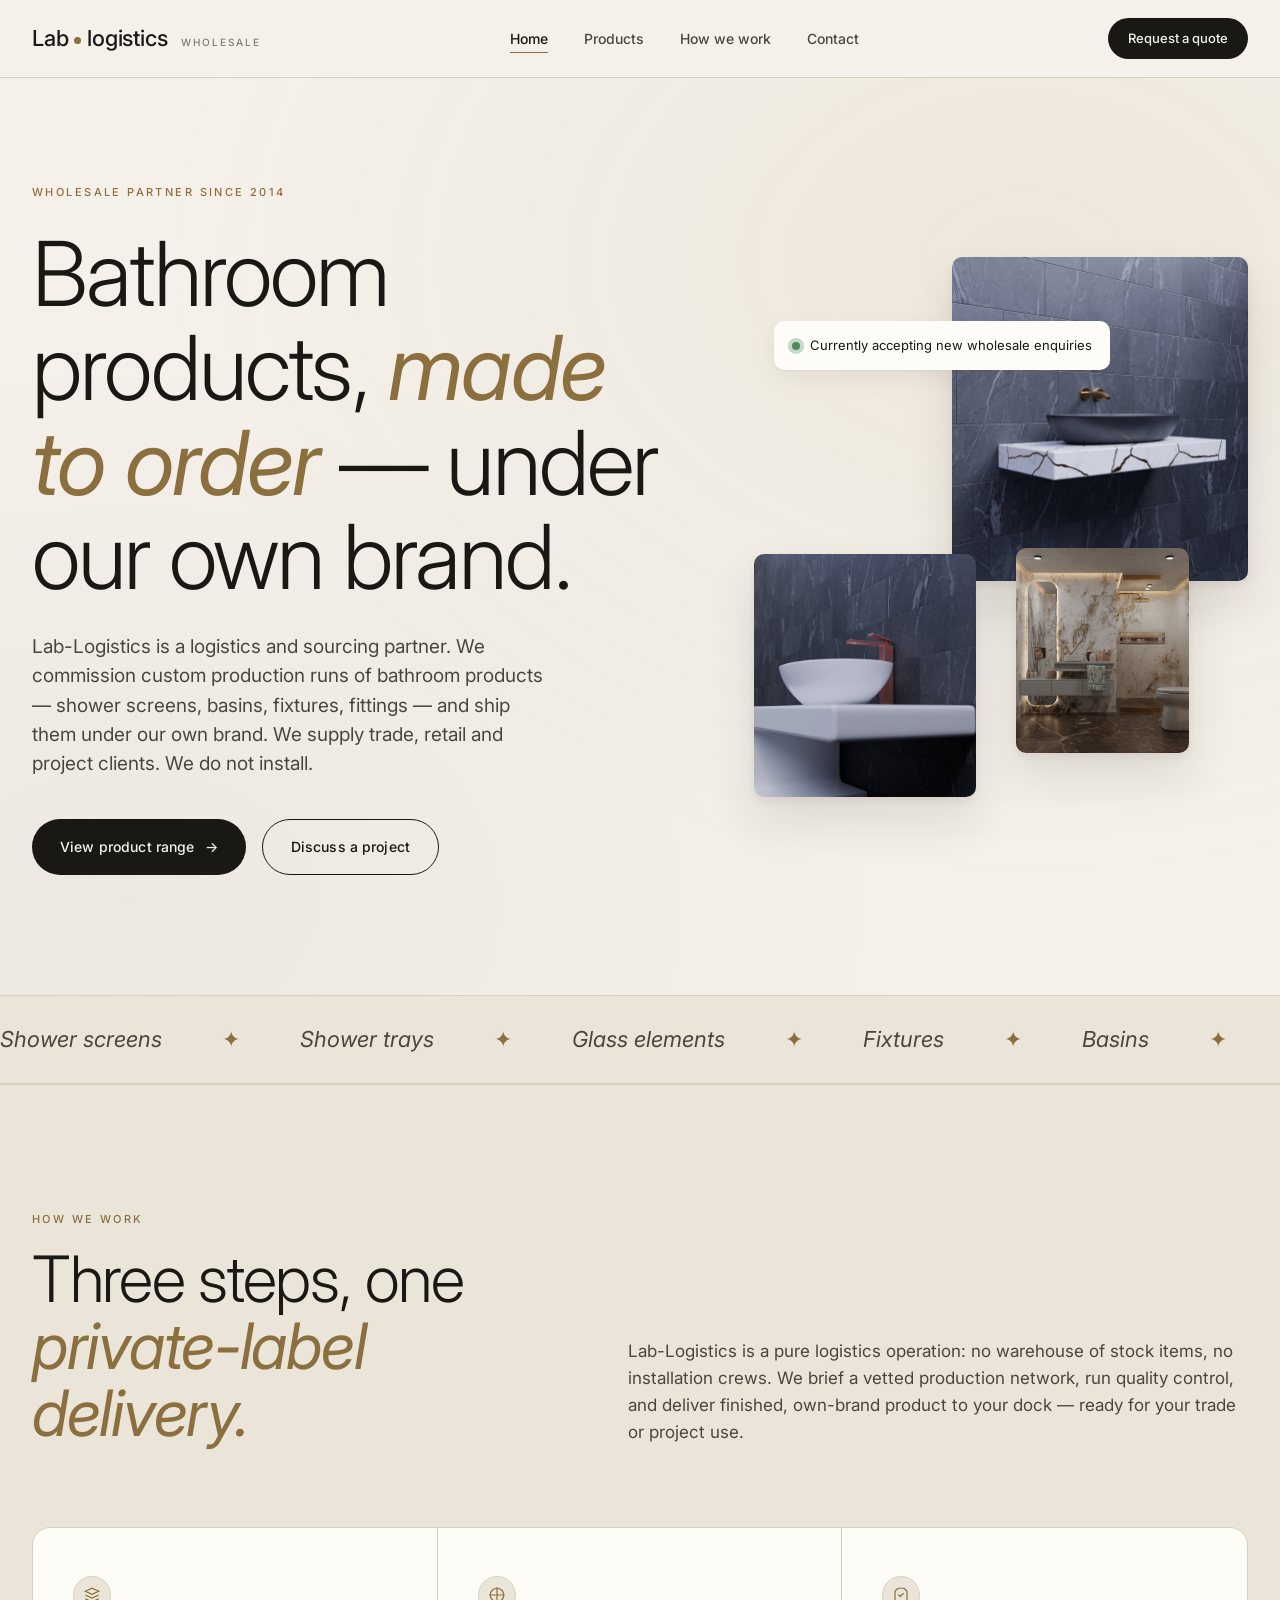
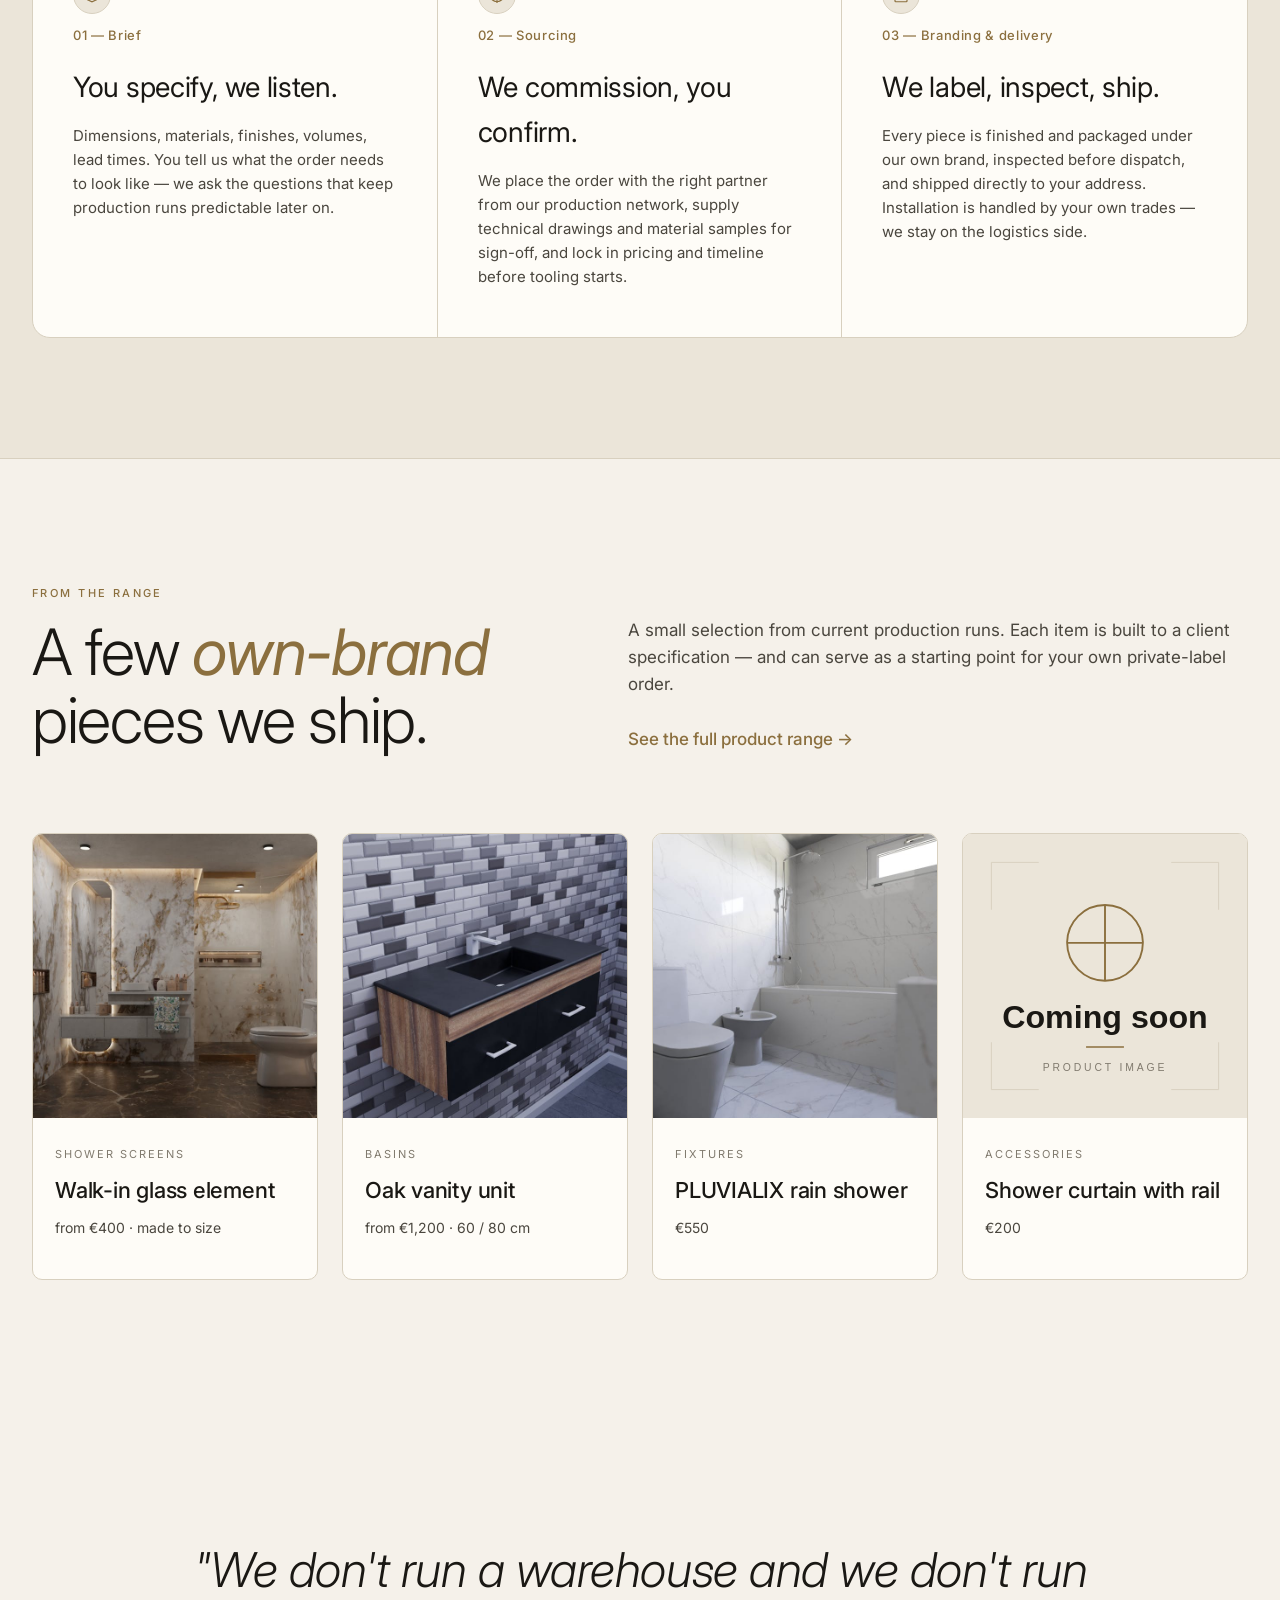
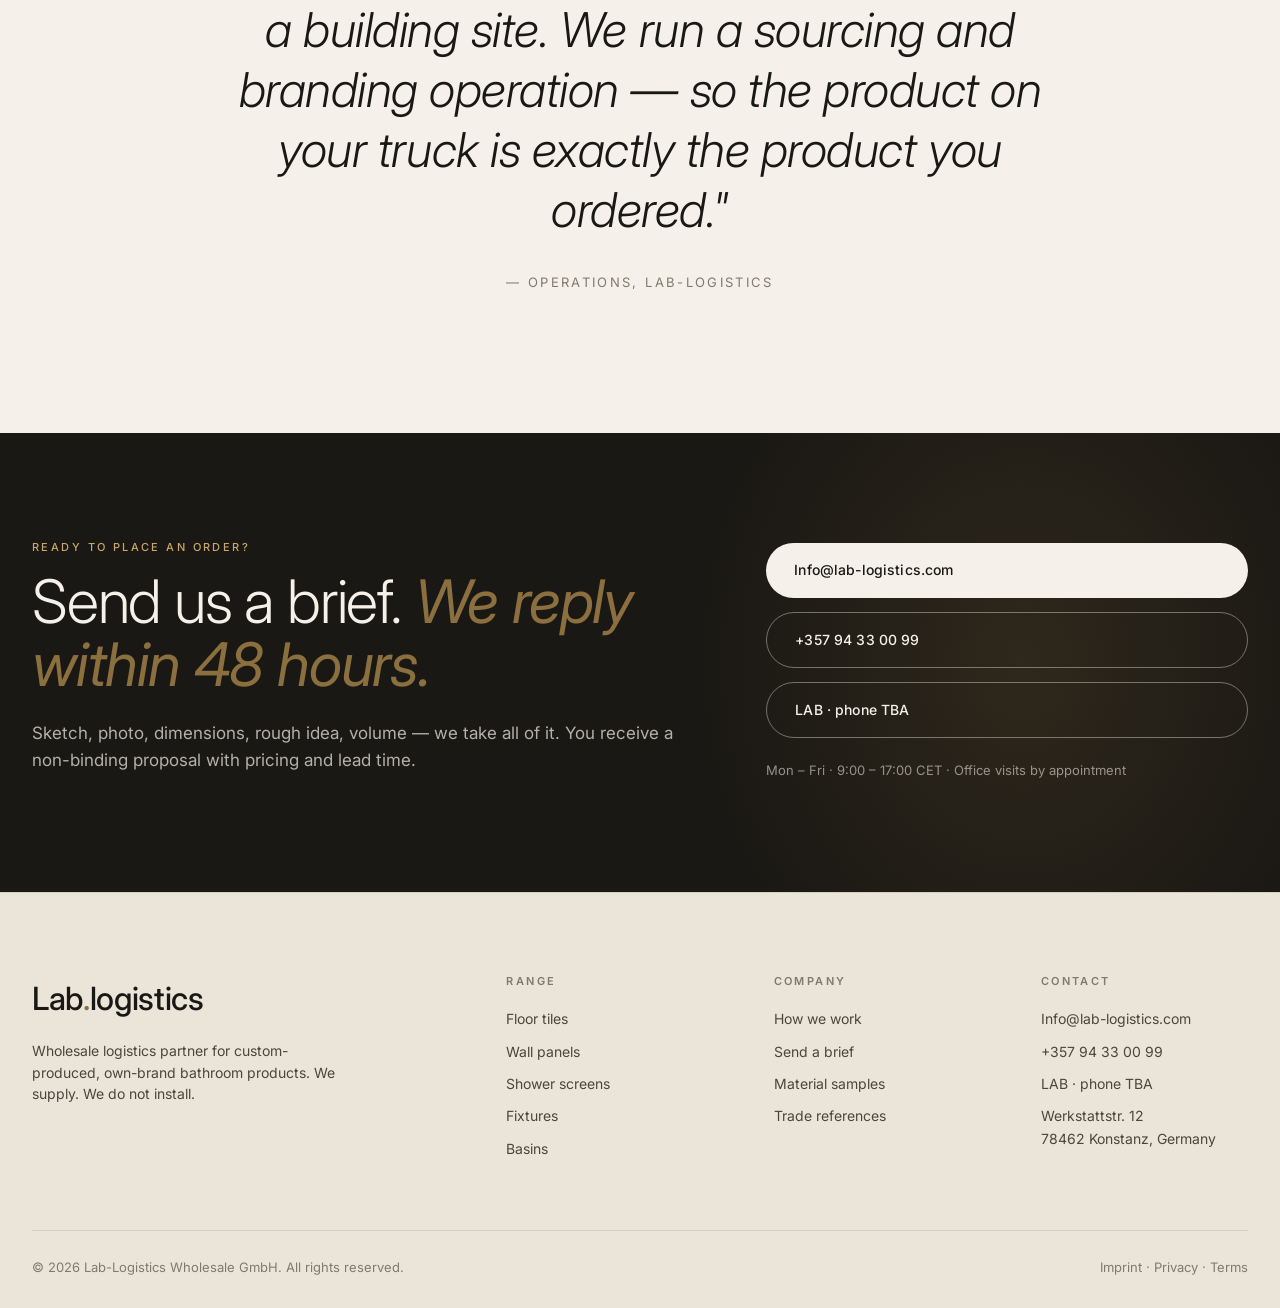
<file: index.html>
<!DOCTYPE html>
<html lang="en">
<head>
  <meta charset="UTF-8">
  <meta name="viewport" content="width=device-width, initial-scale=1.0">
  <title>Lab-Logistics — Custom Bathroom Wholesale & Private-Label Sourcing</title>
  <meta name="description" content="Lab-Logistics is a wholesale logistics partner. We source and commission custom-produced bathroom products under our own brand — shower screens, basins, fixtures, fittings, and more. We supply. We do not install.">
  <link rel="stylesheet" href="style.css">
  <link rel="preconnect" href="https://fonts.googleapis.com">
  <link rel="preconnect" href="https://fonts.gstatic.com" crossorigin>
</head>
<body>

  <!-- ======== NAV ======== -->
  <nav class="nav">
    <div class="nav-inner">
      <a href="index.html" class="brand">
        Lab<span class="dot"></span>logistics
        <small>Wholesale</small>
      </a>
      <ul class="nav-links">
        <li><a href="index.html" class="active">Home</a></li>
        <li><a href="produkte.html">Products</a></li>
        <li><a href="#prozess">How we work</a></li>
        <li><a href="#kontakt">Contact</a></li>
      </ul>
      <a href="#kontakt" class="nav-cta">Request a quote</a>
      <button class="nav-toggle" aria-label="Menu">
        <span></span><span></span><span></span>
      </button>
    </div>
  </nav>

  <!-- ======== HERO ======== -->
  <header class="hero">
    <div class="container">
      <div class="hero-grid">
        <div>
          <span class="eyebrow">Wholesale partner since 2014</span>
          <h1 class="display">
            Bathroom products, <em>made to order</em> — under our own brand.
          </h1>
          <p class="hero-lede">
            Lab-Logistics is a logistics and sourcing partner. We commission
            custom production runs of bathroom products — shower screens,
            basins, fixtures, fittings — and ship them under our own brand.
            We supply trade, retail and project clients. We do not install.
          </p>
          <div class="hero-cta-row">
            <a href="produkte.html" class="btn btn-primary">
              View product range <span class="arrow">→</span>
            </a>
            <a href="#kontakt" class="btn btn-ghost">Discuss a project</a>
          </div>
        </div>

        <div class="hero-collage">
          <div class="hero-tag">
            <span class="pulse"></span>
            <span>Currently accepting new wholesale enquiries</span>
          </div>
          <img src="img/products/wb-schwarz.jpg" alt="" class="c1">
          <img src="img/products/armatur-waschtisch.jpg" alt="" class="c2">
          <img src="img/products/dusch-walk-in.jpg" alt="" class="c3">
        </div>
      </div>
    </div>
  </header>

  <!-- ======== MARQUEE ======== -->
  <section class="marquee" aria-hidden="true">
    <div class="marquee-track">
      <span>
        Shower screens <span class="star">✦</span>
        Shower trays <span class="star">✦</span>
        Glass elements <span class="star">✦</span>
        Fixtures <span class="star">✦</span>
        Basins <span class="star">✦</span>
        Cisterns <span class="star">✦</span>
        Adhesives <span class="star">✦</span>
        Grab rails <span class="star">✦</span>
        Wall panels <span class="star">✦</span>
        Floor tiles <span class="star">✦</span>
      </span>
      <span>
        Shower screens <span class="star">✦</span>
        Shower trays <span class="star">✦</span>
        Glass elements <span class="star">✦</span>
        Fixtures <span class="star">✦</span>
        Basins <span class="star">✦</span>
        Cisterns <span class="star">✦</span>
        Adhesives <span class="star">✦</span>
        Grab rails <span class="star">✦</span>
        Wall panels <span class="star">✦</span>
        Floor tiles <span class="star">✦</span>
      </span>
    </div>
  </section>

  <!-- ======== APPROACH / PROZESS ======== -->
  <section class="section approach" id="prozess">
    <div class="container">
      <div class="section-head">
        <div>
          <span class="eyebrow">How we work</span>
          <h2 class="display">Three steps, one <em>private-label delivery.</em></h2>
        </div>
        <p>
          Lab-Logistics is a pure logistics operation: no warehouse of stock
          items, no installation crews. We brief a vetted production network,
          run quality control, and deliver finished, own-brand product to
          your dock — ready for your trade or project use.
        </p>
      </div>

      <div class="approach-grid">
        <article class="approach-card">
          <div class="icon" aria-hidden="true">
            <svg width="18" height="18" viewBox="0 0 24 24" fill="none" stroke="currentColor" stroke-width="1.6"><path d="M3 7l9-4 9 4-9 4-9-4z"/><path d="M3 12l9 4 9-4"/><path d="M3 17l9 4 9-4"/></svg>
          </div>
          <span class="num">01 — Brief</span>
          <h3>You specify, we listen.</h3>
          <p>
            Dimensions, materials, finishes, volumes, lead times. You tell us
            what the order needs to look like — we ask the questions that
            keep production runs predictable later on.
          </p>
        </article>

        <article class="approach-card">
          <div class="icon" aria-hidden="true">
            <svg width="18" height="18" viewBox="0 0 24 24" fill="none" stroke="currentColor" stroke-width="1.6"><path d="M12 2v20M2 12h20" stroke-linecap="round"/><circle cx="12" cy="12" r="9"/></svg>
          </div>
          <span class="num">02 — Sourcing</span>
          <h3>We commission, you confirm.</h3>
          <p>
            We place the order with the right partner from our production
            network, supply technical drawings and material samples for
            sign-off, and lock in pricing and timeline before tooling starts.
          </p>
        </article>

        <article class="approach-card">
          <div class="icon" aria-hidden="true">
            <svg width="18" height="18" viewBox="0 0 24 24" fill="none" stroke="currentColor" stroke-width="1.6"><path d="M4 7l4-4h8l4 4v13a1 1 0 01-1 1H5a1 1 0 01-1-1V7z"/><path d="M9 12l2 2 4-4" stroke-linecap="round" stroke-linejoin="round"/></svg>
          </div>
          <span class="num">03 — Branding & delivery</span>
          <h3>We label, inspect, ship.</h3>
          <p>
            Every piece is finished and packaged under our own brand,
            inspected before dispatch, and shipped directly to your address.
            Installation is handled by your own trades — we stay on the
            logistics side.
          </p>
        </article>
      </div>
    </div>
  </section>

  <!-- ======== FEATURED PRODUCTS ======== -->
  <section class="section">
    <div class="container">
      <div class="section-head">
        <div>
          <span class="eyebrow">From the range</span>
          <h2 class="display">A few <em>own-brand</em> pieces we ship.</h2>
        </div>
        <p>
          A small selection from current production runs. Each item is built
          to a client specification — and can serve as a starting point for
          your own private-label order.
          <br><br>
          <a href="produkte.html" style="color: var(--c-accent); font-weight: 500;">
            See the full product range →
          </a>
        </p>
      </div>

      <div class="featured-grid">
        <a href="produkte.html#duschen" class="featured-card">
          <div class="ph"><img src="img/products/dusch-walk-in.jpg" alt="Walk-in shower screen"></div>
          <div class="body">
            <span class="cat">Shower screens</span>
            <h4>Walk-in glass element</h4>
            <p class="price">from €400 · made to size</p>
          </div>
        </a>

        <a href="produkte.html#waschbecken" class="featured-card">
          <div class="ph"><img src="img/products/wb-eiche.jpg" alt="Oak vanity unit"></div>
          <div class="body">
            <span class="cat">Basins</span>
            <h4>Oak vanity unit</h4>
            <p class="price">from €1,200 · 60 / 80 cm</p>
          </div>
        </a>

        <a href="produkte.html#armaturen" class="featured-card">
          <div class="ph"><img src="img/products/armatur-regendusche.jpg" alt="PLUVIALIX rain shower"></div>
          <div class="body">
            <span class="cat">Fixtures</span>
            <h4>PLUVIALIX rain shower</h4>
            <p class="price">€550</p>
          </div>
        </a>

        <a href="produkte.html#sonstiges" class="featured-card">
          <div class="ph"><img src="img/products/placeholder.svg" alt="Shower curtain with rail"></div>
          <div class="body">
            <span class="cat">Accessories</span>
            <h4>Shower curtain with rail</h4>
            <p class="price">€200</p>
          </div>
        </a>
      </div>
    </div>
  </section>

  <!-- ======== QUOTE ======== -->
  <section class="quote">
    <div class="container">
      <blockquote>
        "We don't run a warehouse and we don't run a building site. We run
        a sourcing and branding operation — so the product on your truck
        is exactly the product you ordered."
      </blockquote>
      <cite>— Operations, Lab-Logistics</cite>
    </div>
  </section>

  <!-- ======== CTA ======== -->
  <section class="cta-band" id="kontakt">
    <div class="container">
      <div class="cta-band-inner">
        <div>
          <span class="eyebrow">Ready to place an order?</span>
          <h2 class="display">Send us a brief. <em>We reply within 48 hours.</em></h2>
          <p>
            Sketch, photo, dimensions, rough idea, volume — we take all of
            it. You receive a non-binding proposal with pricing and lead
            time.
          </p>
        </div>
        <div style="display: flex; flex-direction: column; gap: 14px;">
          <a href="mailto:Info@lab-logistics.com" class="btn btn-primary">
            Info@lab-logistics.com
          </a>
          <a href="tel:+35794330099" class="btn btn-ghost">+357 94 33 00 99</a>
          <a href="tel:" class="btn btn-ghost">LAB · phone TBA</a>
          <p style="font-size: 13px; color: rgba(245,241,234,.55); margin: 8px 0 0;">
            Mon – Fri · 9:00 – 17:00 CET · Office visits by appointment
          </p>
        </div>
      </div>
    </div>
  </section>

  <!-- ======== FOOTER ======== -->
  <footer class="footer">
    <div class="container">
      <div class="footer-grid">
        <div>
          <div class="footer-brand">Lab<span style="color: var(--c-accent);">.</span>logistics</div>
          <p class="tag">
            Wholesale logistics partner for custom-produced, own-brand
            bathroom products. We supply. We do not install.
          </p>
        </div>

        <div>
          <h5>Range</h5>
          <ul>
            <li><a href="produkte.html#boden">Floor tiles</a></li>
            <li><a href="produkte.html#wand">Wall panels</a></li>
            <li><a href="produkte.html#duschen">Shower screens</a></li>
            <li><a href="produkte.html#armaturen">Fixtures</a></li>
            <li><a href="produkte.html#waschbecken">Basins</a></li>
          </ul>
        </div>

        <div>
          <h5>Company</h5>
          <ul>
            <li><a href="#prozess">How we work</a></li>
            <li><a href="#kontakt">Send a brief</a></li>
            <li><a href="#">Material samples</a></li>
            <li><a href="#">Trade references</a></li>
          </ul>
        </div>

        <div>
          <h5>Contact</h5>
          <ul>
            <li>Info@lab-logistics.com</li>
            <li>+357 94 33 00 99</li>
            <li>LAB · phone TBA</li>
            <li>Werkstattstr. 12<br>78462 Konstanz, Germany</li>
          </ul>
        </div>
      </div>

      <div class="footer-bottom">
        <span>© <span id="year"></span> Lab-Logistics Wholesale GmbH. All rights reserved.</span>
        <span><a href="#">Imprint</a> · <a href="#">Privacy</a> · <a href="#">Terms</a></span>
      </div>
    </div>
  </footer>

  <script src="main.js"></script>
</body>
</html>
</file>
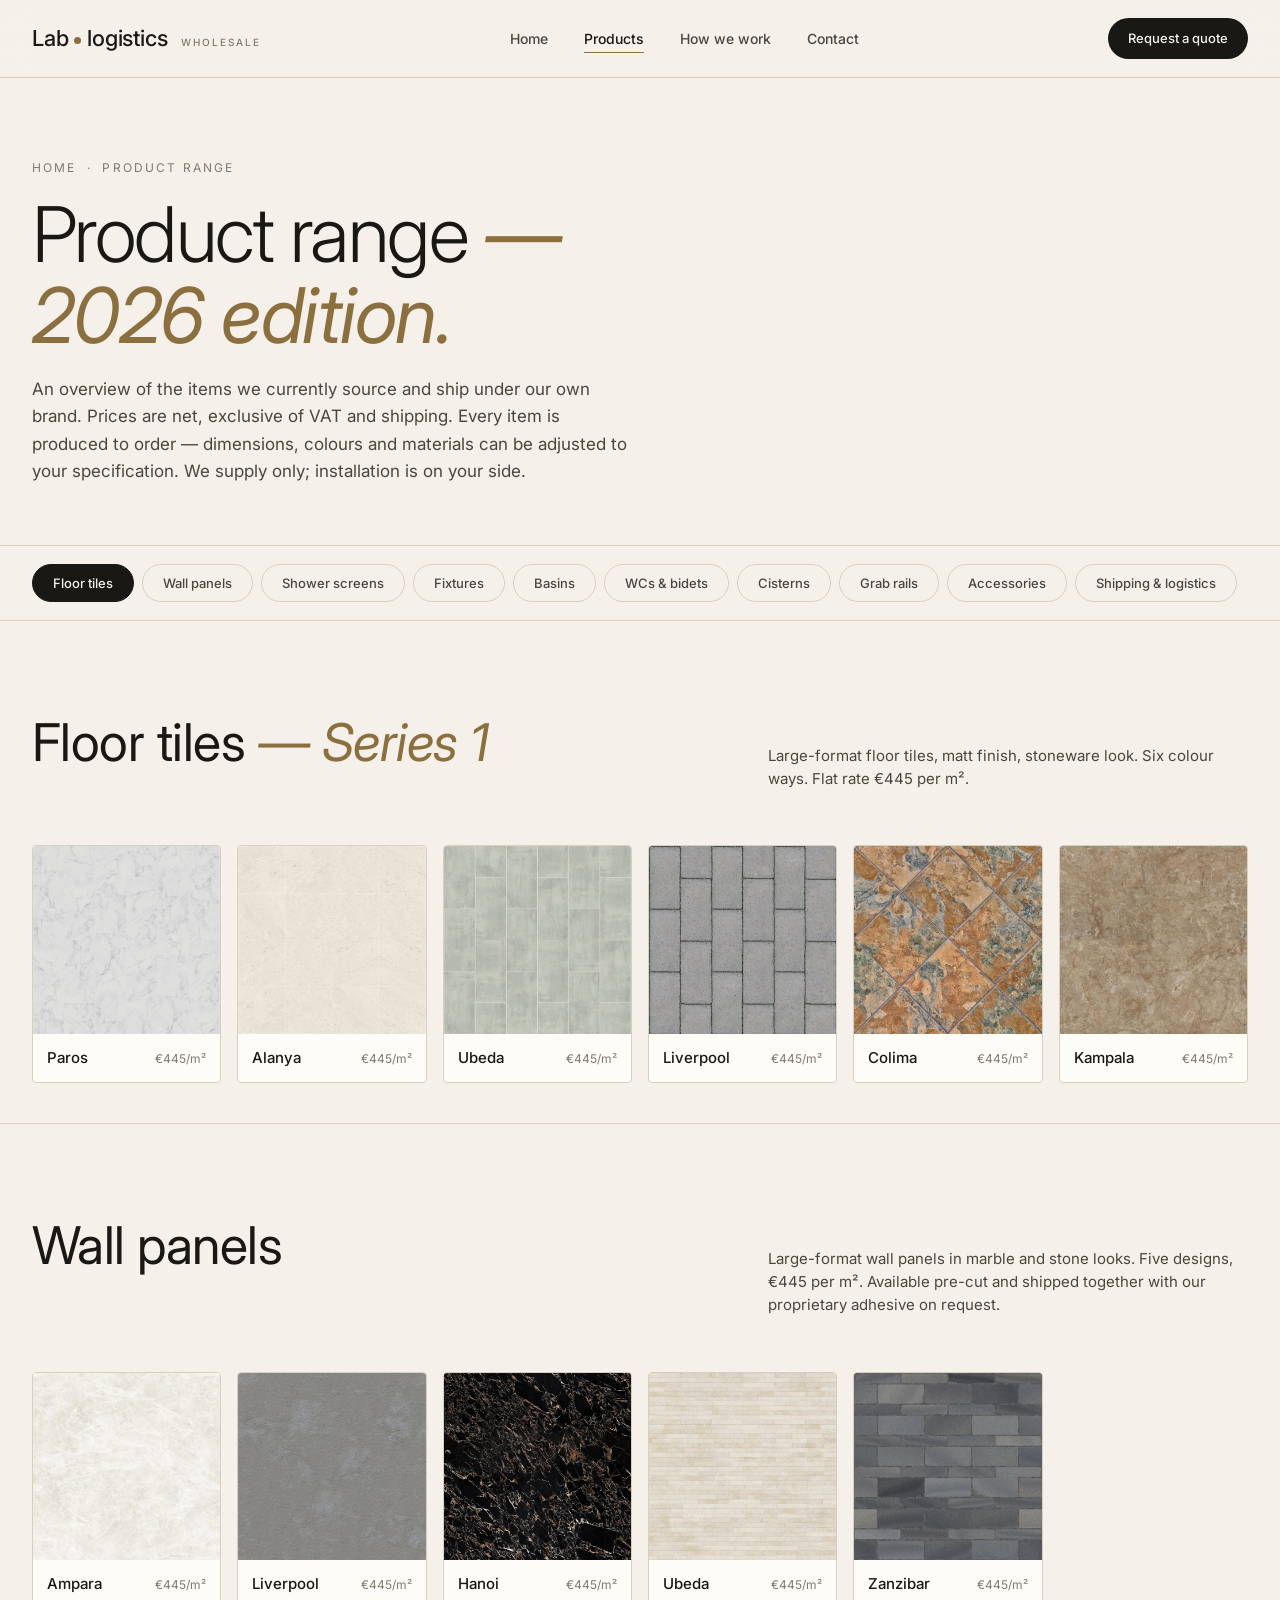
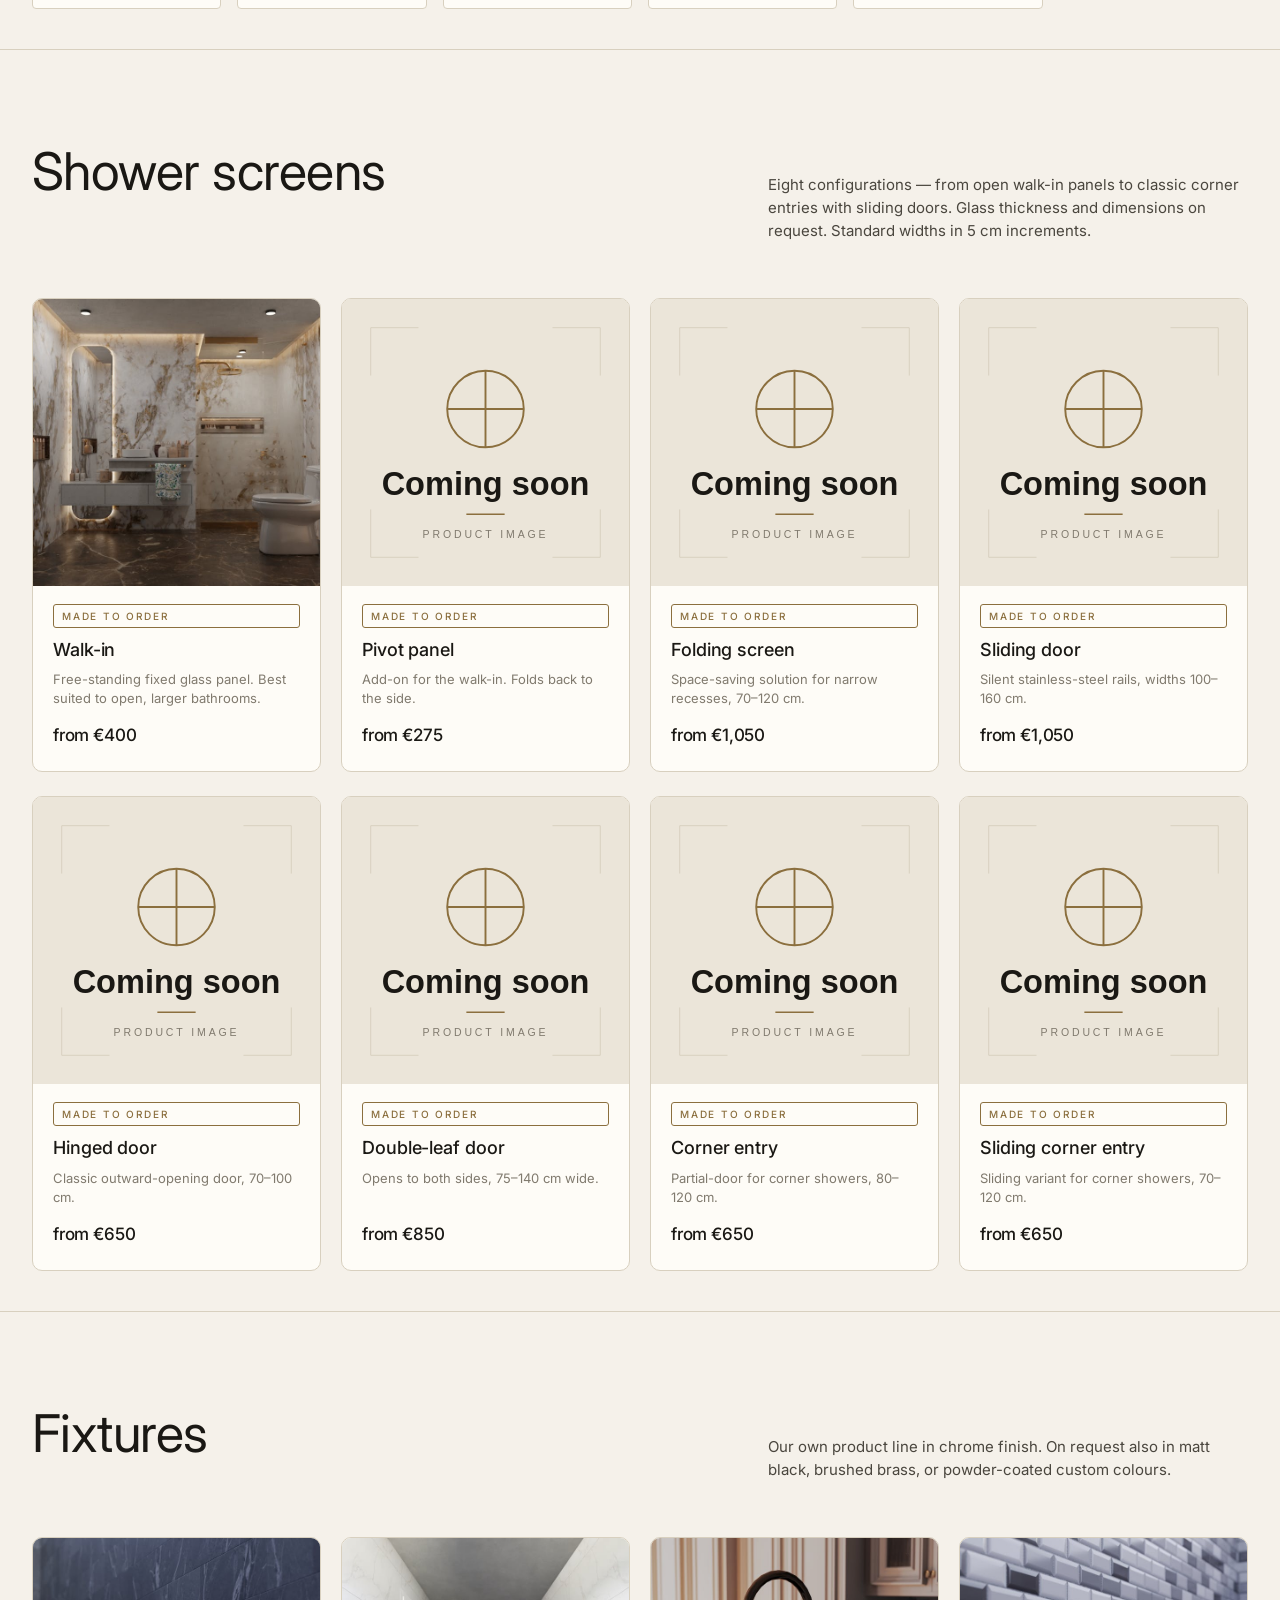
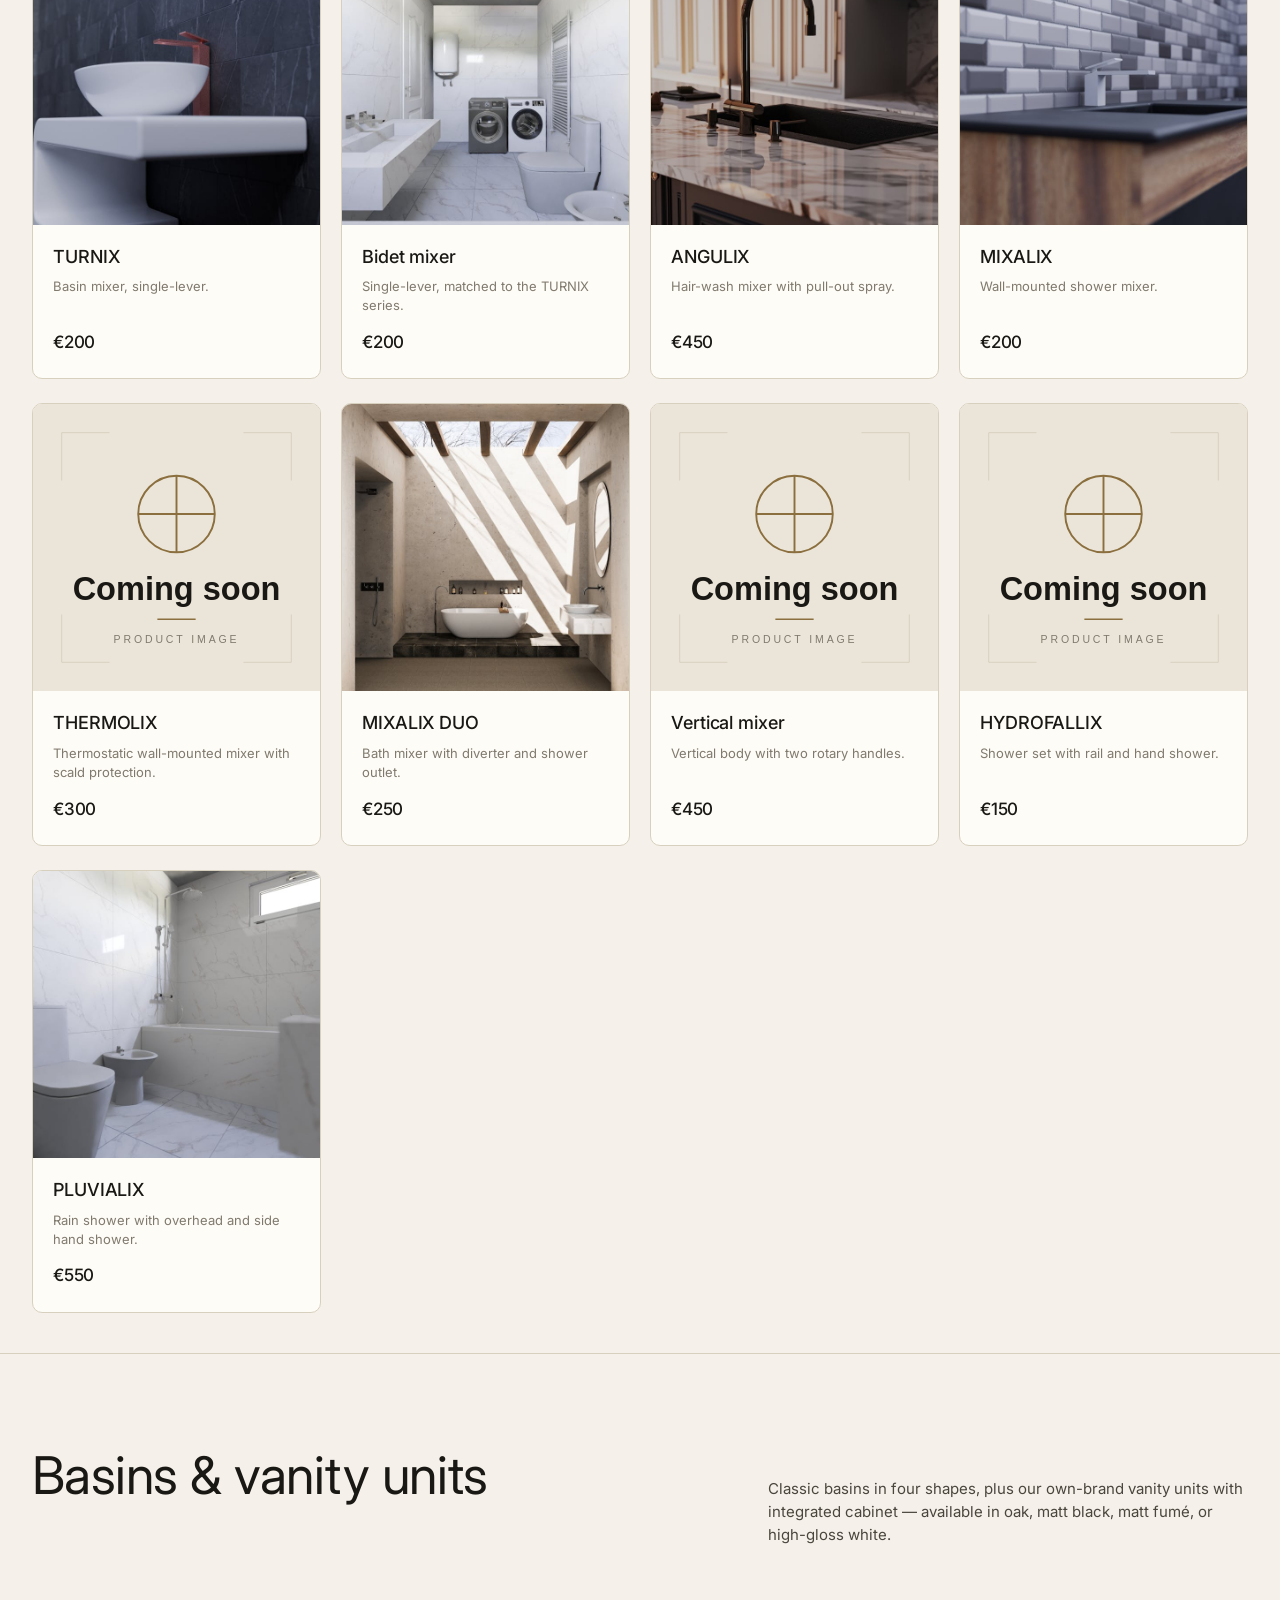
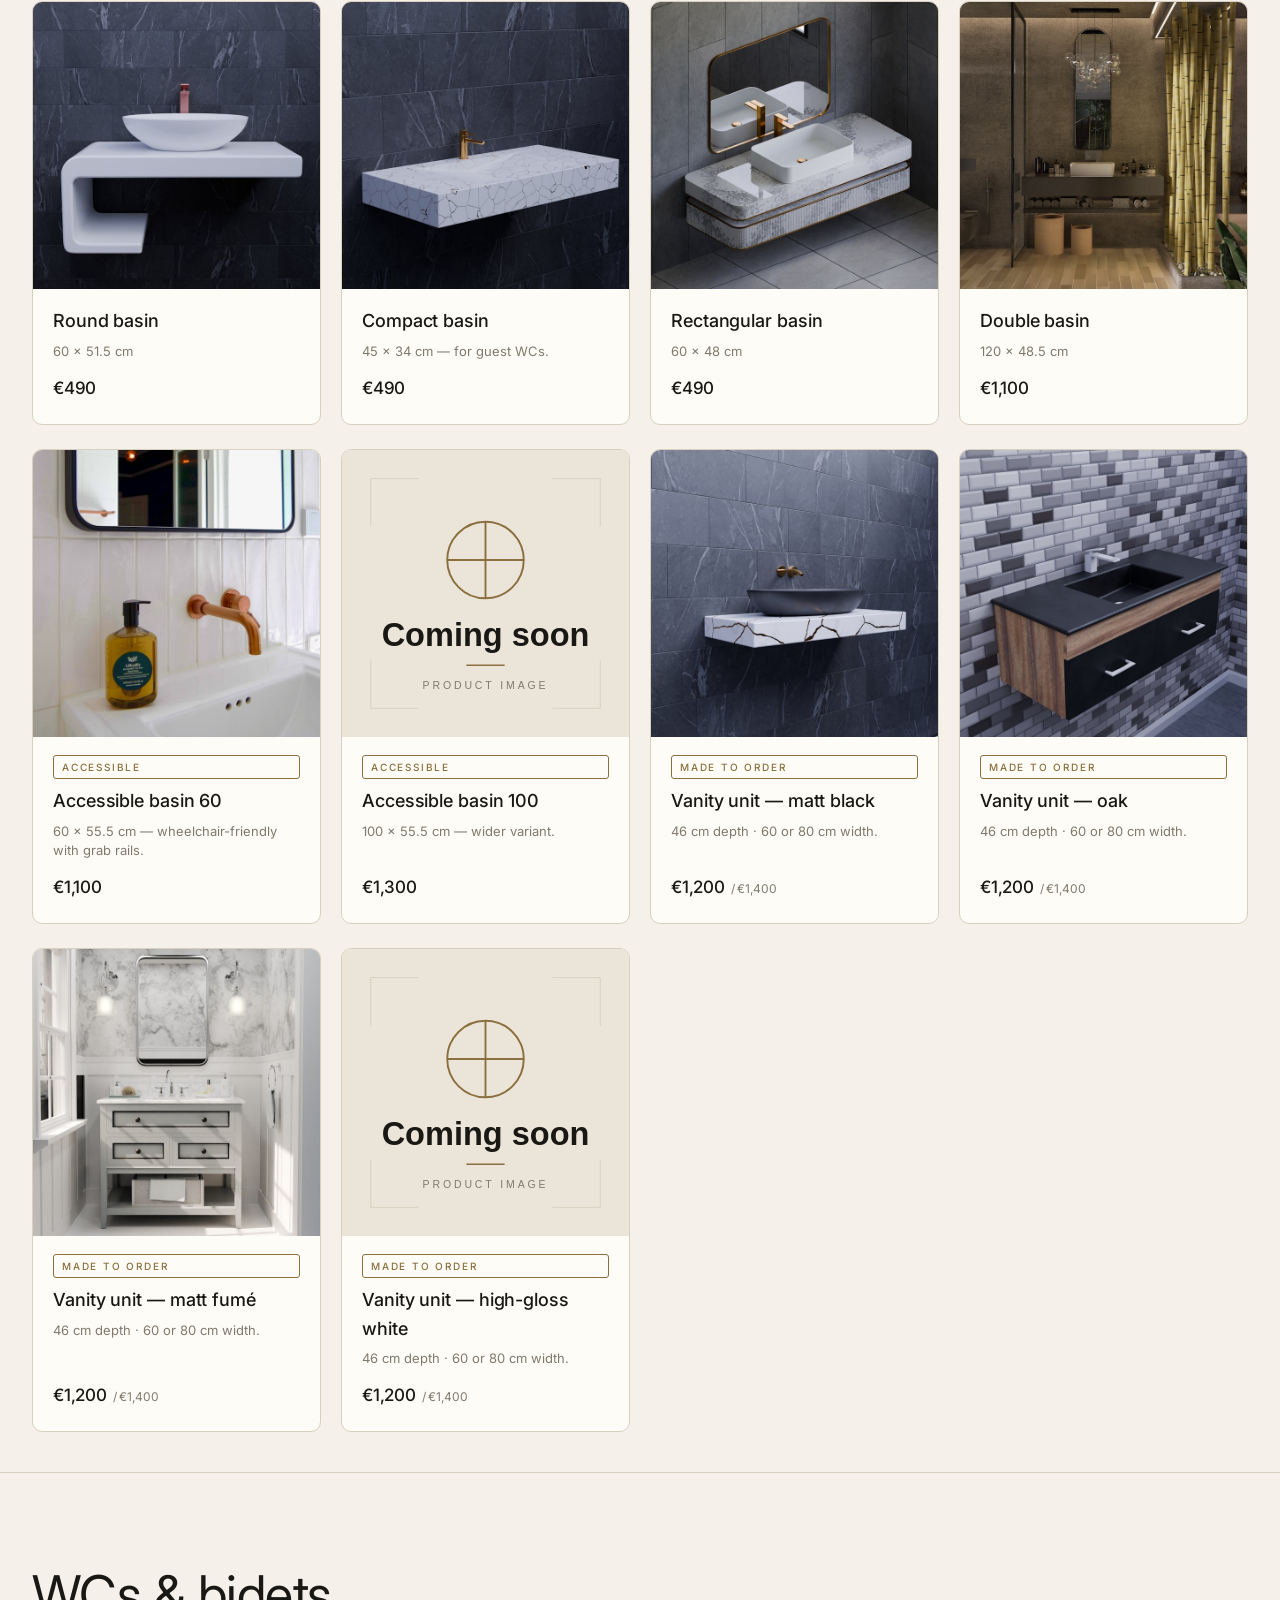
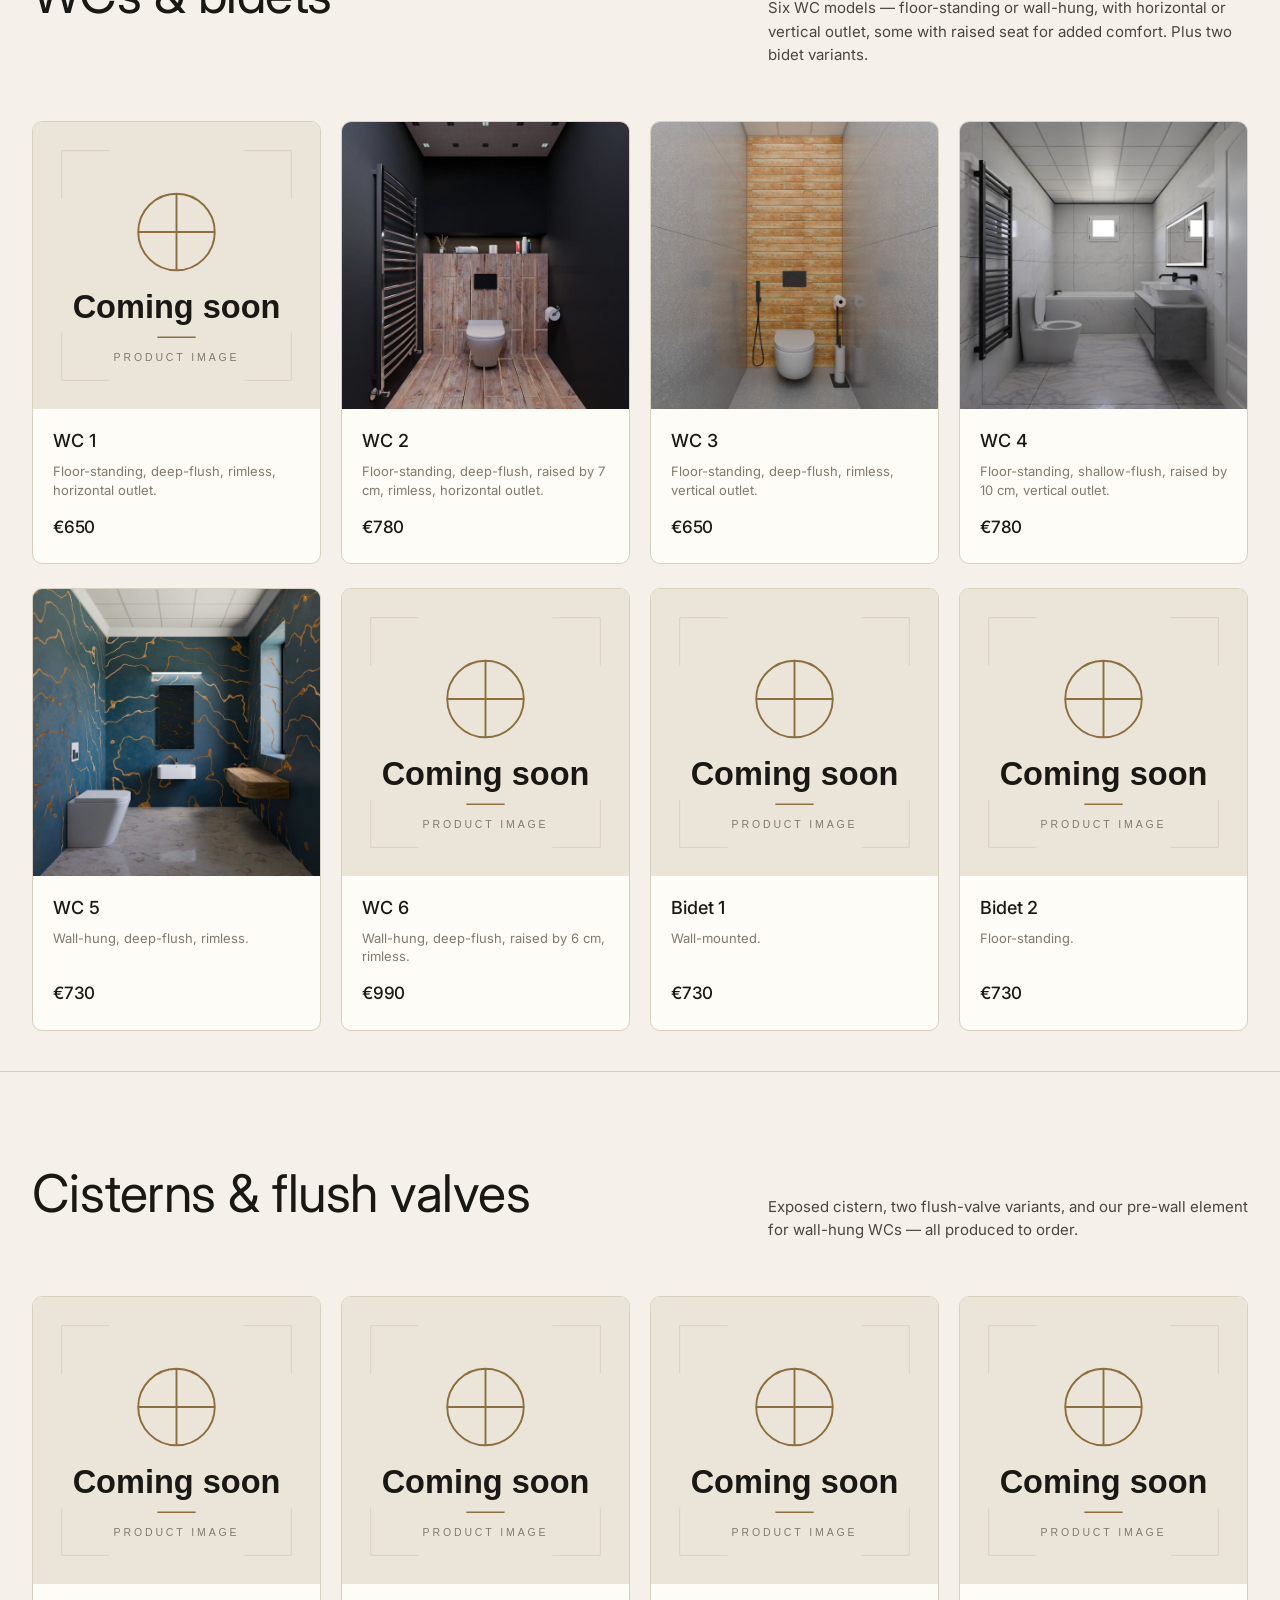
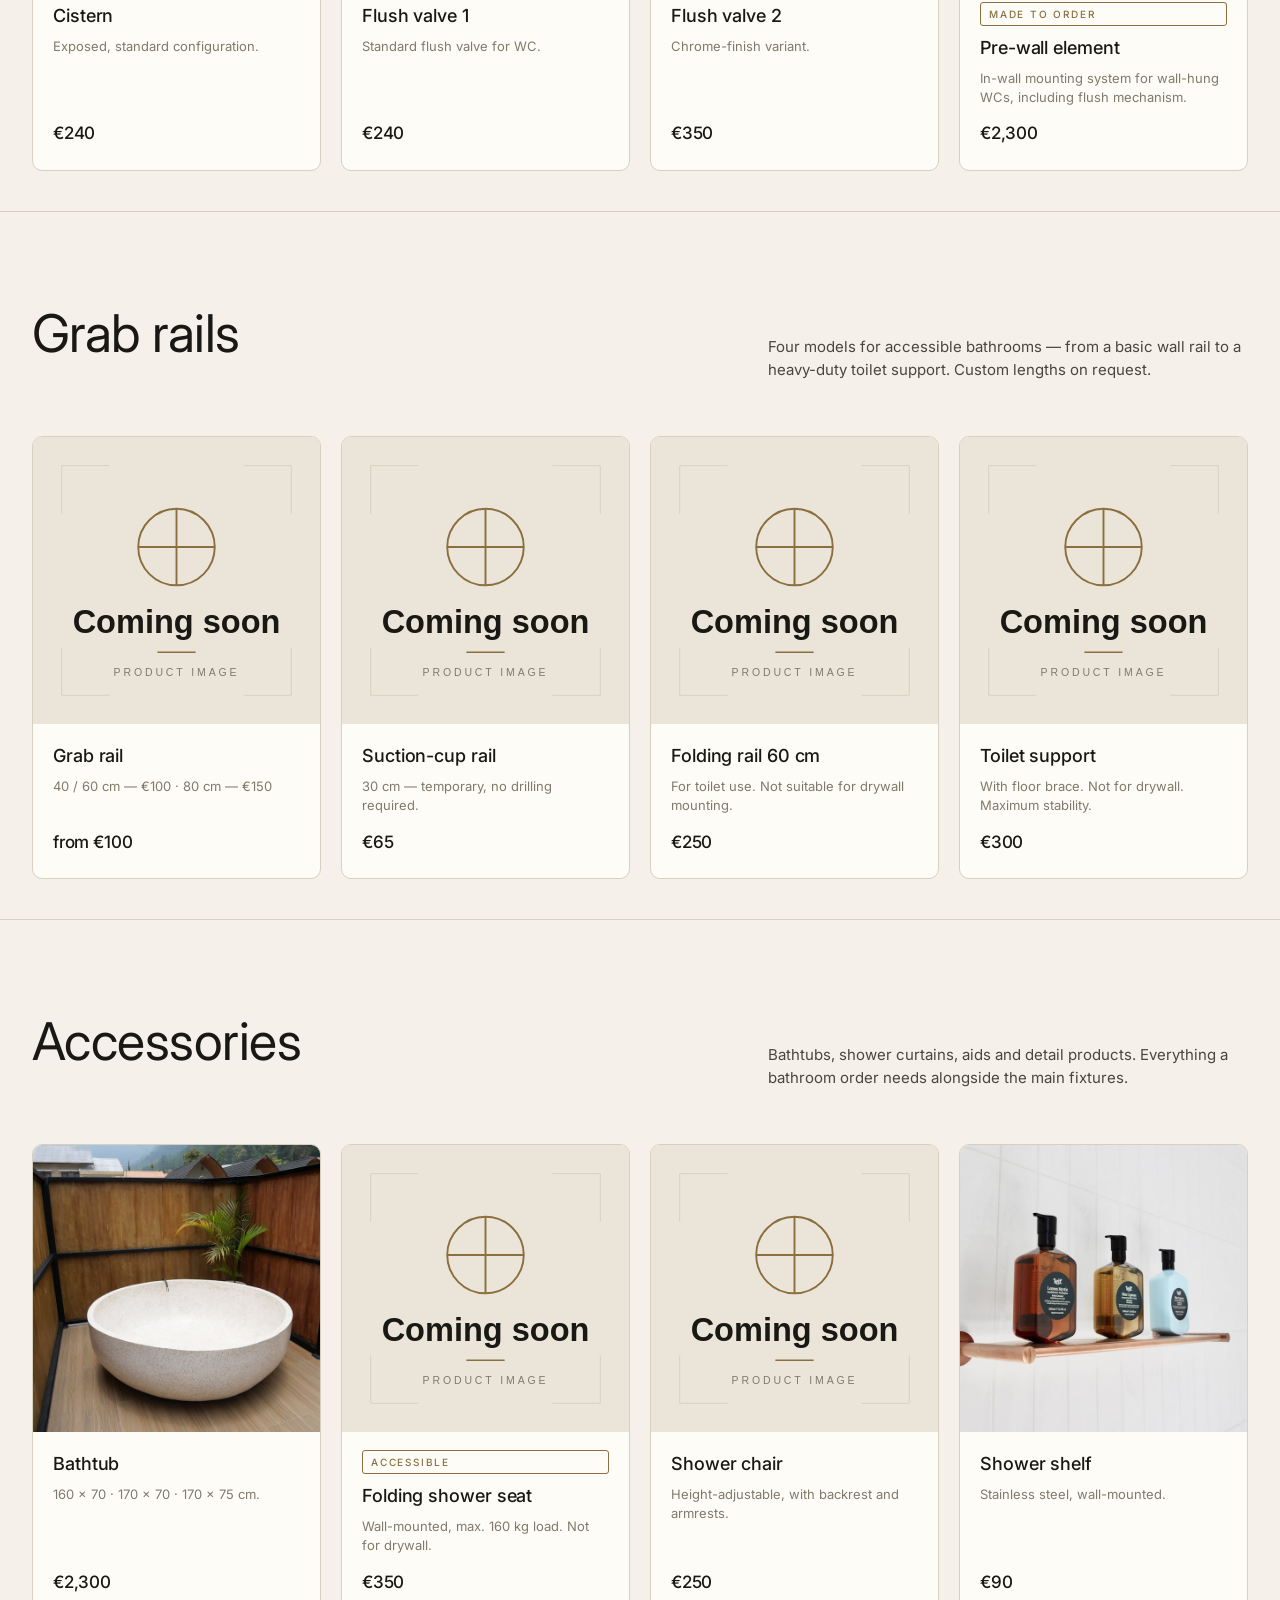
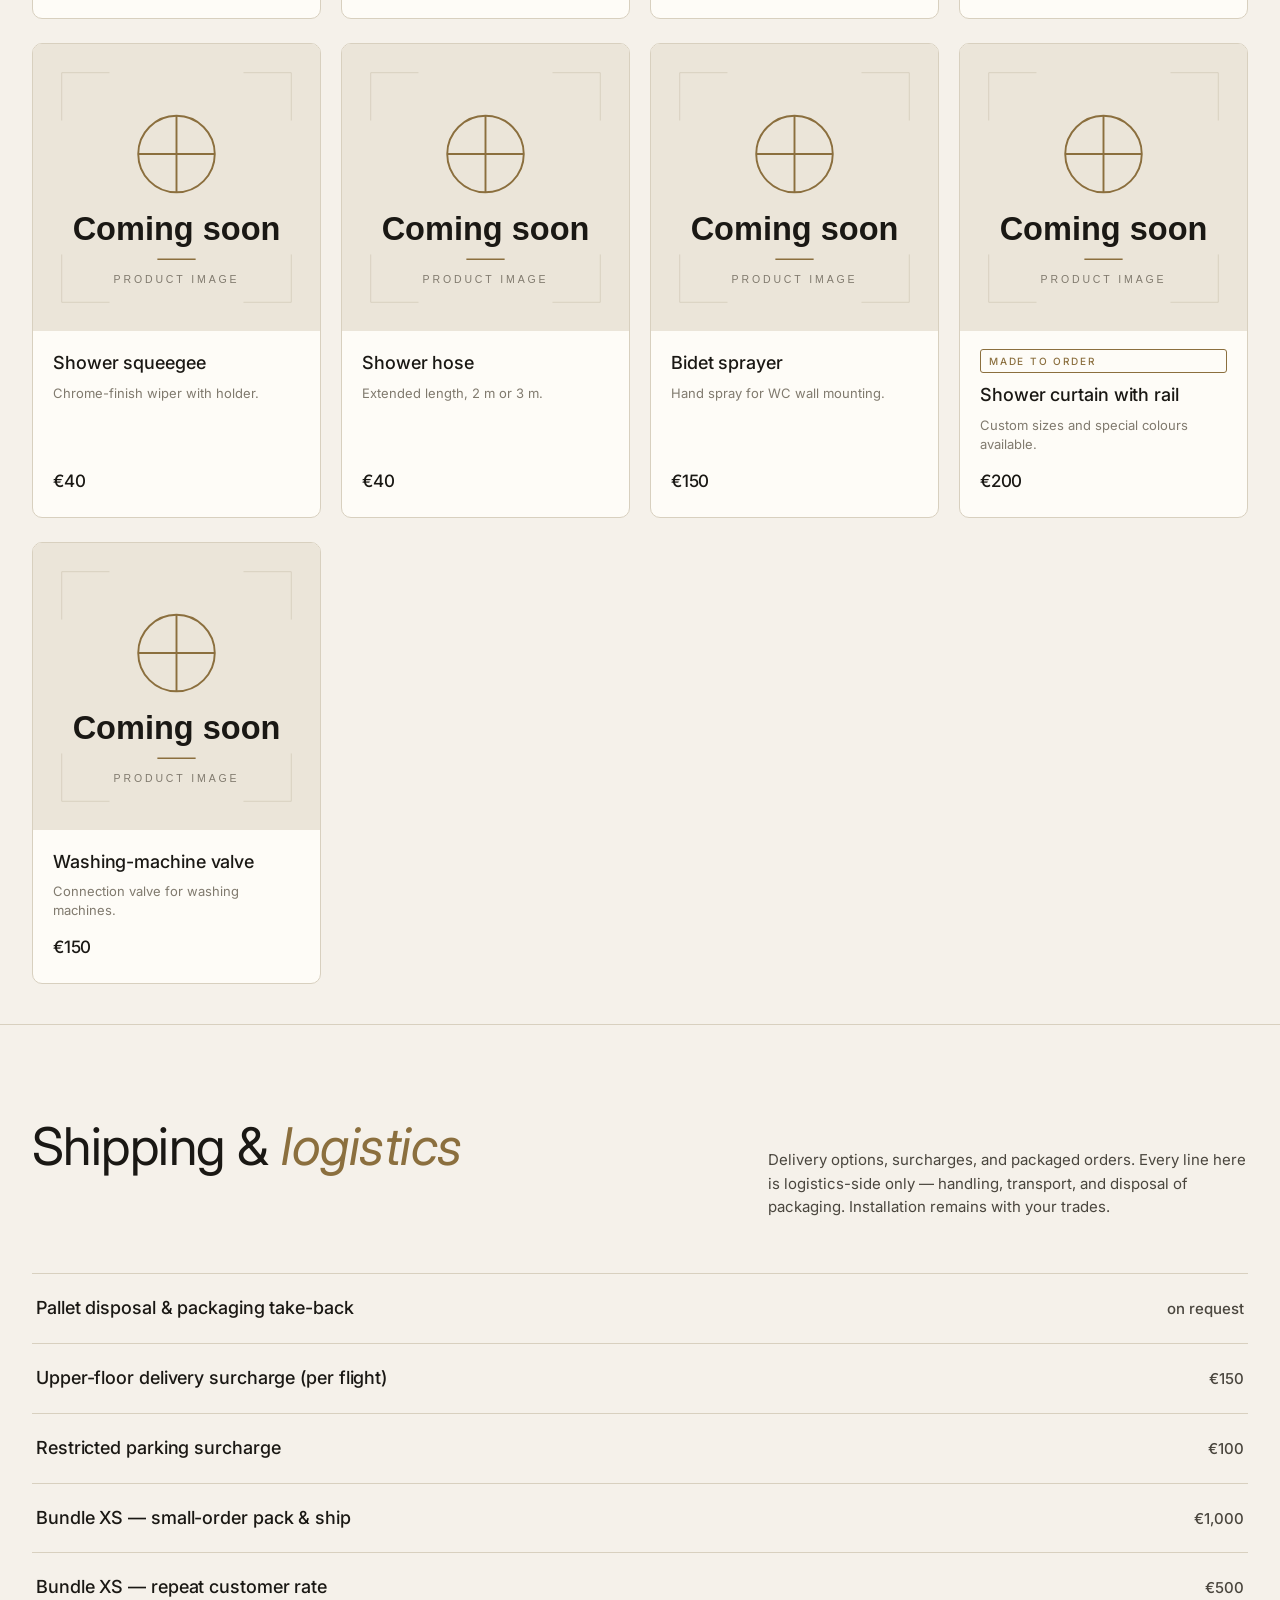
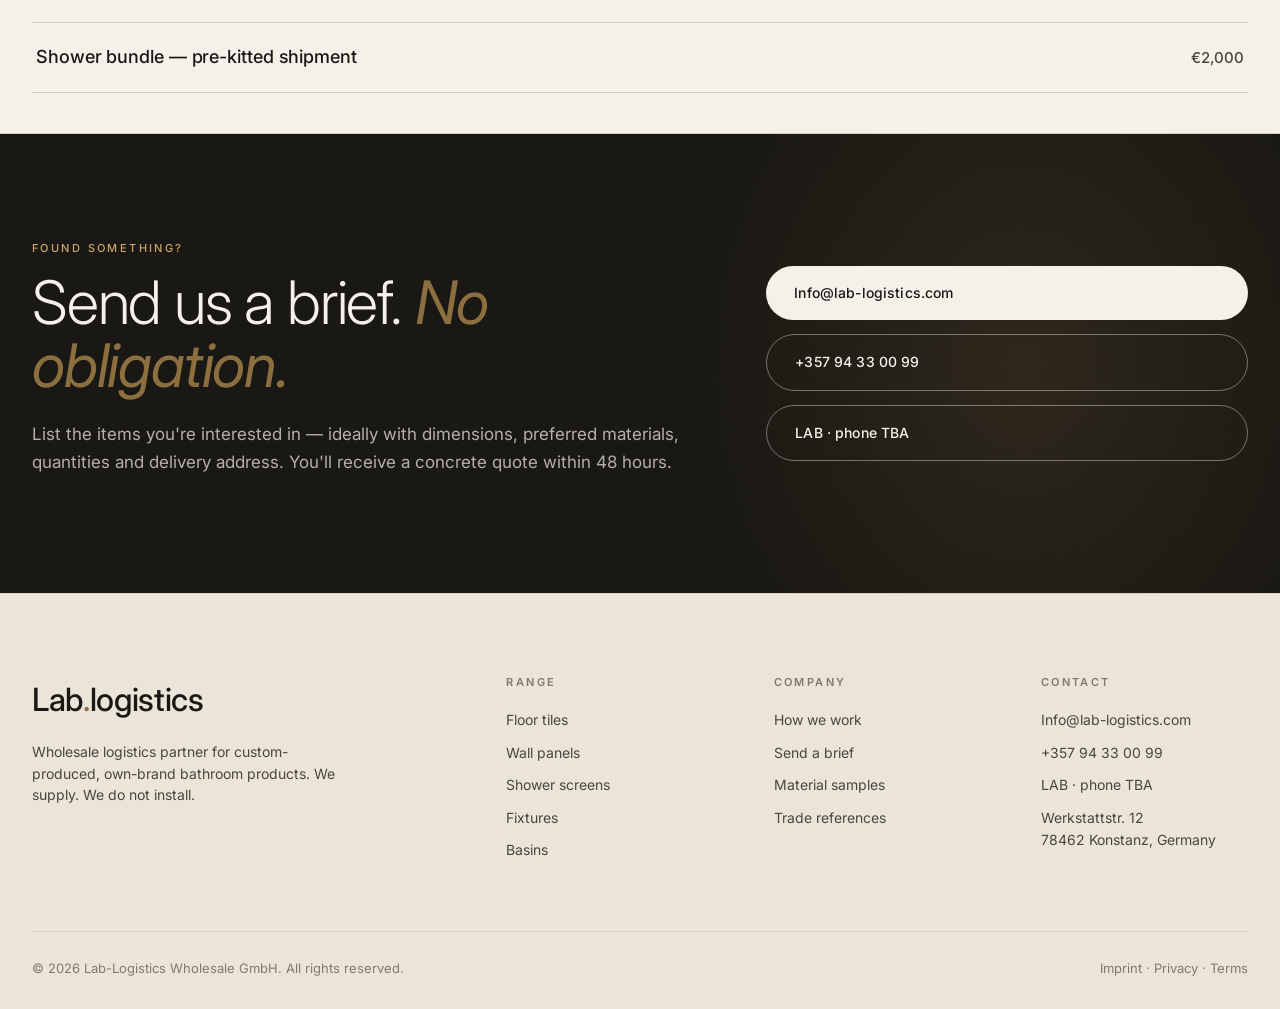
<file: produkte.html>
<!DOCTYPE html>
<html lang="en">
<head>
  <meta charset="UTF-8">
  <meta name="viewport" content="width=device-width, initial-scale=1.0">
  <title>Product range — Lab-Logistics</title>
  <meta name="description" content="Lab-Logistics product range: floor tiles, wall panels, shower screens, fixtures, basins, WCs and accessories — sourced and produced to order under our own brand.">
  <link rel="stylesheet" href="style.css">
  <link rel="preconnect" href="https://fonts.googleapis.com">
  <link rel="preconnect" href="https://fonts.gstatic.com" crossorigin>
</head>
<body>

  <!-- ======== NAV ======== -->
  <nav class="nav">
    <div class="nav-inner">
      <a href="index.html" class="brand">
        Lab<span class="dot"></span>logistics
        <small>Wholesale</small>
      </a>
      <ul class="nav-links">
        <li><a href="index.html">Home</a></li>
        <li><a href="produkte.html" class="active">Products</a></li>
        <li><a href="index.html#prozess">How we work</a></li>
        <li><a href="index.html#kontakt">Contact</a></li>
      </ul>
      <a href="index.html#kontakt" class="nav-cta">Request a quote</a>
      <button class="nav-toggle" aria-label="Menu">
        <span></span><span></span><span></span>
      </button>
    </div>
  </nav>

  <!-- ======== PAGE HERO ======== -->
  <header class="page-hero">
    <div class="container">
      <div class="breadcrumb">
        <a href="index.html">Home</a> &nbsp;·&nbsp; Product range
      </div>
      <h1 class="display">Product range <em>— 2026 edition.</em></h1>
      <p>
        An overview of the items we currently source and ship under our own
        brand. Prices are net, exclusive of VAT and shipping. Every item is
        produced to order — dimensions, colours and materials can be adjusted
        to your specification. We supply only; installation is on your side.
      </p>
    </div>
  </header>

  <!-- ======== CATEGORY NAV ======== -->
  <nav class="cat-nav">
    <div class="container">
      <div class="cat-nav-inner">
        <button class="cat-pill active" data-target="boden">Floor tiles</button>
        <button class="cat-pill" data-target="wand">Wall panels</button>
        <button class="cat-pill" data-target="duschen">Shower screens</button>
        <button class="cat-pill" data-target="armaturen">Fixtures</button>
        <button class="cat-pill" data-target="waschbecken">Basins</button>
        <button class="cat-pill" data-target="wc">WCs &amp; bidets</button>
        <button class="cat-pill" data-target="spuelkasten">Cisterns</button>
        <button class="cat-pill" data-target="haltegriffe">Grab rails</button>
        <button class="cat-pill" data-target="sonstiges">Accessories</button>
        <button class="cat-pill" data-target="service">Shipping &amp; logistics</button>
      </div>
    </div>
  </nav>

  <!-- ======== FLOOR TILES ======== -->
  <section class="cat-block" id="boden">
    <div class="container">
      <div class="cat-block-head">
        <h2>Floor tiles <em>— Series 1</em></h2>
        <p class="lede">
          Large-format floor tiles, matt finish, stoneware look. Six colour
          ways. Flat rate €445 per m².
        </p>
      </div>

      <div class="swatch-grid">
        <div class="swatch">
          <div class="tile"><img src="img/products/boden-paros.jpg" alt="Paros floor tile"></div>
          <div class="lbl"><span class="name">Paros</span><span class="pr">€445/m²</span></div>
        </div>
        <div class="swatch">
          <div class="tile"><img src="img/products/boden-alanya.jpg" alt="Alanya floor tile"></div>
          <div class="lbl"><span class="name">Alanya</span><span class="pr">€445/m²</span></div>
        </div>
        <div class="swatch">
          <div class="tile"><img src="img/products/boden-ubeda-boden.jpg" alt="Ubeda floor tile"></div>
          <div class="lbl"><span class="name">Ubeda</span><span class="pr">€445/m²</span></div>
        </div>
        <div class="swatch">
          <div class="tile"><img src="img/products/boden-liverpool-boden.jpg" alt="Liverpool floor tile"></div>
          <div class="lbl"><span class="name">Liverpool</span><span class="pr">€445/m²</span></div>
        </div>
        <div class="swatch">
          <div class="tile"><img src="img/products/boden-colima.jpg" alt="Colima floor tile"></div>
          <div class="lbl"><span class="name">Colima</span><span class="pr">€445/m²</span></div>
        </div>
        <div class="swatch">
          <div class="tile"><img src="img/products/boden-kampala.jpg" alt="Kampala floor tile"></div>
          <div class="lbl"><span class="name">Kampala</span><span class="pr">€445/m²</span></div>
        </div>
      </div>
    </div>
  </section>

  <!-- ======== WALL PANELS ======== -->
  <section class="cat-block" id="wand">
    <div class="container">
      <div class="cat-block-head">
        <h2>Wall panels</h2>
        <p class="lede">
          Large-format wall panels in marble and stone looks. Five designs,
          €445 per m². Available pre-cut and shipped together with our
          proprietary adhesive on request.
        </p>
      </div>

      <div class="swatch-grid">
        <div class="swatch">
          <div class="tile"><img src="img/products/wand-ampara.jpg" alt="Ampara wall panel"></div>
          <div class="lbl"><span class="name">Ampara</span><span class="pr">€445/m²</span></div>
        </div>
        <div class="swatch">
          <div class="tile"><img src="img/products/wand-liverpool-wand.jpg" alt="Liverpool wall panel"></div>
          <div class="lbl"><span class="name">Liverpool</span><span class="pr">€445/m²</span></div>
        </div>
        <div class="swatch">
          <div class="tile"><img src="img/products/wand-hanoi.jpg" alt="Hanoi wall panel"></div>
          <div class="lbl"><span class="name">Hanoi</span><span class="pr">€445/m²</span></div>
        </div>
        <div class="swatch">
          <div class="tile"><img src="img/products/wand-ubeda-wand.jpg" alt="Ubeda wall panel"></div>
          <div class="lbl"><span class="name">Ubeda</span><span class="pr">€445/m²</span></div>
        </div>
        <div class="swatch">
          <div class="tile"><img src="img/products/wand-zanzibar.jpg" alt="Zanzibar wall panel"></div>
          <div class="lbl"><span class="name">Zanzibar</span><span class="pr">€445/m²</span></div>
        </div>
      </div>
    </div>
  </section>

  <!-- ======== SHOWER SCREENS ======== -->
  <section class="cat-block" id="duschen">
    <div class="container">
      <div class="cat-block-head">
        <h2>Shower screens</h2>
        <p class="lede">
          Eight configurations — from open walk-in panels to classic corner
          entries with sliding doors. Glass thickness and dimensions on
          request. Standard widths in 5 cm increments.
        </p>
      </div>

      <div class="prod-grid">
        <article class="prod">
          <div class="ph"><img src="img/products/dusch-walk-in.jpg" alt="Walk-in shower screen"></div>
          <div class="prod-body">
            <span class="req-tag">made to order</span>
            <h3 class="prod-name">Walk-in</h3>
            <p class="prod-meta">Free-standing fixed glass panel. Best suited to open, larger bathrooms.</p>
            <span class="prod-price">from €400</span>
          </div>
        </article>

        <article class="prod">
          <div class="ph"><img src="img/products/placeholder.svg" alt="Pivot panel"></div>
          <div class="prod-body">
            <span class="req-tag">made to order</span>
            <h3 class="prod-name">Pivot panel</h3>
            <p class="prod-meta">Add-on for the walk-in. Folds back to the side.</p>
            <span class="prod-price">from €275</span>
          </div>
        </article>

        <article class="prod">
          <div class="ph"><img src="img/products/placeholder.svg" alt="Folding screen"></div>
          <div class="prod-body">
            <span class="req-tag">made to order</span>
            <h3 class="prod-name">Folding screen</h3>
            <p class="prod-meta">Space-saving solution for narrow recesses, 70–120 cm.</p>
            <span class="prod-price">from €1,050</span>
          </div>
        </article>

        <article class="prod">
          <div class="ph"><img src="img/products/placeholder.svg" alt="Sliding door"></div>
          <div class="prod-body">
            <span class="req-tag">made to order</span>
            <h3 class="prod-name">Sliding door</h3>
            <p class="prod-meta">Silent stainless-steel rails, widths 100–160 cm.</p>
            <span class="prod-price">from €1,050</span>
          </div>
        </article>

        <article class="prod">
          <div class="ph"><img src="img/products/placeholder.svg" alt="Hinged door"></div>
          <div class="prod-body">
            <span class="req-tag">made to order</span>
            <h3 class="prod-name">Hinged door</h3>
            <p class="prod-meta">Classic outward-opening door, 70–100 cm.</p>
            <span class="prod-price">from €650</span>
          </div>
        </article>

        <article class="prod">
          <div class="ph"><img src="img/products/placeholder.svg" alt="Double-leaf door"></div>
          <div class="prod-body">
            <span class="req-tag">made to order</span>
            <h3 class="prod-name">Double-leaf door</h3>
            <p class="prod-meta">Opens to both sides, 75–140 cm wide.</p>
            <span class="prod-price">from €850</span>
          </div>
        </article>

        <article class="prod">
          <div class="ph"><img src="img/products/placeholder.svg" alt="Corner entry"></div>
          <div class="prod-body">
            <span class="req-tag">made to order</span>
            <h3 class="prod-name">Corner entry</h3>
            <p class="prod-meta">Partial-door for corner showers, 80–120 cm.</p>
            <span class="prod-price">from €650</span>
          </div>
        </article>

        <article class="prod">
          <div class="ph"><img src="img/products/placeholder.svg" alt="Sliding corner entry"></div>
          <div class="prod-body">
            <span class="req-tag">made to order</span>
            <h3 class="prod-name">Sliding corner entry</h3>
            <p class="prod-meta">Sliding variant for corner showers, 70–120 cm.</p>
            <span class="prod-price">from €650</span>
          </div>
        </article>
      </div>
    </div>
  </section>

  <!-- ======== FIXTURES ======== -->
  <section class="cat-block" id="armaturen">
    <div class="container">
      <div class="cat-block-head">
        <h2>Fixtures</h2>
        <p class="lede">
          Our own product line in chrome finish. On request also in matt
          black, brushed brass, or powder-coated custom colours.
        </p>
      </div>

      <div class="prod-grid">
        <article class="prod">
          <div class="ph"><img src="img/products/armatur-waschtisch.jpg" alt="TURNIX basin mixer"></div>
          <div class="prod-body">
            <h3 class="prod-name">TURNIX</h3>
            <p class="prod-meta">Basin mixer, single-lever.</p>
            <span class="prod-price">€200</span>
          </div>
        </article>

        <article class="prod">
          <div class="ph"><img src="img/products/armatur-bidet.jpg" alt="Bidet mixer"></div>
          <div class="prod-body">
            <h3 class="prod-name">Bidet mixer</h3>
            <p class="prod-meta">Single-lever, matched to the TURNIX series.</p>
            <span class="prod-price">€200</span>
          </div>
        </article>

        <article class="prod">
          <div class="ph"><img src="img/products/armatur-haarwasch.jpg" alt="ANGULIX hair-wash mixer"></div>
          <div class="prod-body">
            <h3 class="prod-name">ANGULIX</h3>
            <p class="prod-meta">Hair-wash mixer with pull-out spray.</p>
            <span class="prod-price">€450</span>
          </div>
        </article>

        <article class="prod">
          <div class="ph"><img src="img/products/armatur-mischbatterie.jpg" alt="MIXALIX shower mixer"></div>
          <div class="prod-body">
            <h3 class="prod-name">MIXALIX</h3>
            <p class="prod-meta">Wall-mounted shower mixer.</p>
            <span class="prod-price">€200</span>
          </div>
        </article>

        <article class="prod">
          <div class="ph"><img src="img/products/placeholder.svg" alt="THERMOLIX thermostatic mixer"></div>
          <div class="prod-body">
            <h3 class="prod-name">THERMOLIX</h3>
            <p class="prod-meta">Thermostatic wall-mounted mixer with scald protection.</p>
            <span class="prod-price">€300</span>
          </div>
        </article>

        <article class="prod">
          <div class="ph"><img src="img/products/armatur-badewanne.jpg" alt="MIXALIX DUO bath mixer"></div>
          <div class="prod-body">
            <h3 class="prod-name">MIXALIX DUO</h3>
            <p class="prod-meta">Bath mixer with diverter and shower outlet.</p>
            <span class="prod-price">€250</span>
          </div>
        </article>

        <article class="prod">
          <div class="ph"><img src="img/products/placeholder.svg" alt="Vertical mixer"></div>
          <div class="prod-body">
            <h3 class="prod-name">Vertical mixer</h3>
            <p class="prod-meta">Vertical body with two rotary handles.</p>
            <span class="prod-price">€450</span>
          </div>
        </article>

        <article class="prod">
          <div class="ph"><img src="img/products/placeholder.svg" alt="HYDROFALLIX shower set"></div>
          <div class="prod-body">
            <h3 class="prod-name">HYDROFALLIX</h3>
            <p class="prod-meta">Shower set with rail and hand shower.</p>
            <span class="prod-price">€150</span>
          </div>
        </article>

        <article class="prod">
          <div class="ph"><img src="img/products/armatur-regendusche.jpg" alt="PLUVIALIX rain shower"></div>
          <div class="prod-body">
            <h3 class="prod-name">PLUVIALIX</h3>
            <p class="prod-meta">Rain shower with overhead and side hand shower.</p>
            <span class="prod-price">€550</span>
          </div>
        </article>
      </div>
    </div>
  </section>

  <!-- ======== BASINS ======== -->
  <section class="cat-block" id="waschbecken">
    <div class="container">
      <div class="cat-block-head">
        <h2>Basins &amp; vanity units</h2>
        <p class="lede">
          Classic basins in four shapes, plus our own-brand vanity units
          with integrated cabinet — available in oak, matt black, matt
          fumé, or high-gloss white.
        </p>
      </div>

      <div class="prod-grid">
        <article class="prod">
          <div class="ph"><img src="img/products/wb-rund.jpg" alt="Round basin"></div>
          <div class="prod-body">
            <h3 class="prod-name">Round basin</h3>
            <p class="prod-meta">60 × 51.5 cm</p>
            <span class="prod-price">€490</span>
          </div>
        </article>

        <article class="prod">
          <div class="ph"><img src="img/products/wb-klein.jpg" alt="Compact basin"></div>
          <div class="prod-body">
            <h3 class="prod-name">Compact basin</h3>
            <p class="prod-meta">45 × 34 cm — for guest WCs.</p>
            <span class="prod-price">€490</span>
          </div>
        </article>

        <article class="prod">
          <div class="ph"><img src="img/products/wb-eckig.jpg" alt="Rectangular basin"></div>
          <div class="prod-body">
            <h3 class="prod-name">Rectangular basin</h3>
            <p class="prod-meta">60 × 48 cm</p>
            <span class="prod-price">€490</span>
          </div>
        </article>

        <article class="prod">
          <div class="ph"><img src="img/products/wb-doppel.jpg" alt="Double basin"></div>
          <div class="prod-body">
            <h3 class="prod-name">Double basin</h3>
            <p class="prod-meta">120 × 48.5 cm</p>
            <span class="prod-price">€1,100</span>
          </div>
        </article>

        <article class="prod">
          <div class="ph"><img src="img/products/wb-senior-60.jpg" alt="Accessible basin 60"></div>
          <div class="prod-body">
            <span class="req-tag">accessible</span>
            <h3 class="prod-name">Accessible basin 60</h3>
            <p class="prod-meta">60 × 55.5 cm — wheelchair-friendly with grab rails.</p>
            <span class="prod-price">€1,100</span>
          </div>
        </article>

        <article class="prod">
          <div class="ph"><img src="img/products/placeholder.svg" alt="Accessible basin 100"></div>
          <div class="prod-body">
            <span class="req-tag">accessible</span>
            <h3 class="prod-name">Accessible basin 100</h3>
            <p class="prod-meta">100 × 55.5 cm — wider variant.</p>
            <span class="prod-price">€1,300</span>
          </div>
        </article>

        <article class="prod">
          <div class="ph"><img src="img/products/wb-schwarz.jpg" alt="Matt black vanity unit"></div>
          <div class="prod-body">
            <span class="req-tag">made to order</span>
            <h3 class="prod-name">Vanity unit — matt black</h3>
            <p class="prod-meta">46 cm depth · 60 or 80 cm width.</p>
            <span class="prod-price">€1,200 <small>/ €1,400</small></span>
          </div>
        </article>

        <article class="prod">
          <div class="ph"><img src="img/products/wb-eiche.jpg" alt="Oak vanity unit"></div>
          <div class="prod-body">
            <span class="req-tag">made to order</span>
            <h3 class="prod-name">Vanity unit — oak</h3>
            <p class="prod-meta">46 cm depth · 60 or 80 cm width.</p>
            <span class="prod-price">€1,200 <small>/ €1,400</small></span>
          </div>
        </article>

        <article class="prod">
          <div class="ph"><img src="img/products/wb-fume.jpg" alt="Matt fumé vanity unit"></div>
          <div class="prod-body">
            <span class="req-tag">made to order</span>
            <h3 class="prod-name">Vanity unit — matt fumé</h3>
            <p class="prod-meta">46 cm depth · 60 or 80 cm width.</p>
            <span class="prod-price">€1,200 <small>/ €1,400</small></span>
          </div>
        </article>

        <article class="prod">
          <div class="ph"><img src="img/products/placeholder.svg" alt="High-gloss white vanity unit"></div>
          <div class="prod-body">
            <span class="req-tag">made to order</span>
            <h3 class="prod-name">Vanity unit — high-gloss white</h3>
            <p class="prod-meta">46 cm depth · 60 or 80 cm width.</p>
            <span class="prod-price">€1,200 <small>/ €1,400</small></span>
          </div>
        </article>
      </div>
    </div>
  </section>

  <!-- ======== WCs & BIDETS ======== -->
  <section class="cat-block" id="wc">
    <div class="container">
      <div class="cat-block-head">
        <h2>WCs &amp; bidets</h2>
        <p class="lede">
          Six WC models — floor-standing or wall-hung, with horizontal or
          vertical outlet, some with raised seat for added comfort. Plus
          two bidet variants.
        </p>
      </div>

      <div class="prod-grid">
        <article class="prod">
          <div class="ph"><img src="img/products/placeholder.svg" alt="WC 1"></div>
          <div class="prod-body">
            <h3 class="prod-name">WC 1</h3>
            <p class="prod-meta">Floor-standing, deep-flush, rimless, horizontal outlet.</p>
            <span class="prod-price">€650</span>
          </div>
        </article>

        <article class="prod">
          <div class="ph"><img src="img/products/wc-wc2.jpg" alt="WC 2"></div>
          <div class="prod-body">
            <h3 class="prod-name">WC 2</h3>
            <p class="prod-meta">Floor-standing, deep-flush, raised by 7 cm, rimless, horizontal outlet.</p>
            <span class="prod-price">€780</span>
          </div>
        </article>

        <article class="prod">
          <div class="ph"><img src="img/products/wc-wc3.jpg" alt="WC 3"></div>
          <div class="prod-body">
            <h3 class="prod-name">WC 3</h3>
            <p class="prod-meta">Floor-standing, deep-flush, rimless, vertical outlet.</p>
            <span class="prod-price">€650</span>
          </div>
        </article>

        <article class="prod">
          <div class="ph"><img src="img/products/wc-wc4.jpg" alt="WC 4"></div>
          <div class="prod-body">
            <h3 class="prod-name">WC 4</h3>
            <p class="prod-meta">Floor-standing, shallow-flush, raised by 10 cm, vertical outlet.</p>
            <span class="prod-price">€780</span>
          </div>
        </article>

        <article class="prod">
          <div class="ph"><img src="img/products/wc-wc5.jpg" alt="WC 5"></div>
          <div class="prod-body">
            <h3 class="prod-name">WC 5</h3>
            <p class="prod-meta">Wall-hung, deep-flush, rimless.</p>
            <span class="prod-price">€730</span>
          </div>
        </article>

        <article class="prod">
          <div class="ph"><img src="img/products/placeholder.svg" alt="WC 6"></div>
          <div class="prod-body">
            <h3 class="prod-name">WC 6</h3>
            <p class="prod-meta">Wall-hung, deep-flush, raised by 6 cm, rimless.</p>
            <span class="prod-price">€990</span>
          </div>
        </article>

        <article class="prod">
          <div class="ph"><img src="img/products/placeholder.svg" alt="Wall-mounted bidet"></div>
          <div class="prod-body">
            <h3 class="prod-name">Bidet 1</h3>
            <p class="prod-meta">Wall-mounted.</p>
            <span class="prod-price">€730</span>
          </div>
        </article>

        <article class="prod">
          <div class="ph"><img src="img/products/placeholder.svg" alt="Floor-standing bidet"></div>
          <div class="prod-body">
            <h3 class="prod-name">Bidet 2</h3>
            <p class="prod-meta">Floor-standing.</p>
            <span class="prod-price">€730</span>
          </div>
        </article>
      </div>
    </div>
  </section>

  <!-- ======== CISTERNS ======== -->
  <section class="cat-block" id="spuelkasten">
    <div class="container">
      <div class="cat-block-head">
        <h2>Cisterns &amp; flush valves</h2>
        <p class="lede">
          Exposed cistern, two flush-valve variants, and our pre-wall
          element for wall-hung WCs — all produced to order.
        </p>
      </div>

      <div class="prod-grid">
        <article class="prod">
          <div class="ph"><img src="img/products/placeholder.svg" alt="Cistern"></div>
          <div class="prod-body">
            <h3 class="prod-name">Cistern</h3>
            <p class="prod-meta">Exposed, standard configuration.</p>
            <span class="prod-price">€240</span>
          </div>
        </article>

        <article class="prod">
          <div class="ph"><img src="img/products/placeholder.svg" alt="Flush valve 1"></div>
          <div class="prod-body">
            <h3 class="prod-name">Flush valve 1</h3>
            <p class="prod-meta">Standard flush valve for WC.</p>
            <span class="prod-price">€240</span>
          </div>
        </article>

        <article class="prod">
          <div class="ph"><img src="img/products/placeholder.svg" alt="Flush valve 2"></div>
          <div class="prod-body">
            <h3 class="prod-name">Flush valve 2</h3>
            <p class="prod-meta">Chrome-finish variant.</p>
            <span class="prod-price">€350</span>
          </div>
        </article>

        <article class="prod">
          <div class="ph"><img src="img/products/placeholder.svg" alt="Pre-wall element"></div>
          <div class="prod-body">
            <span class="req-tag">made to order</span>
            <h3 class="prod-name">Pre-wall element</h3>
            <p class="prod-meta">In-wall mounting system for wall-hung WCs, including flush mechanism.</p>
            <span class="prod-price">€2,300</span>
          </div>
        </article>
      </div>
    </div>
  </section>

  <!-- ======== GRAB RAILS ======== -->
  <section class="cat-block" id="haltegriffe">
    <div class="container">
      <div class="cat-block-head">
        <h2>Grab rails</h2>
        <p class="lede">
          Four models for accessible bathrooms — from a basic wall rail to
          a heavy-duty toilet support. Custom lengths on request.
        </p>
      </div>

      <div class="prod-grid">
        <article class="prod">
          <div class="ph"><img src="img/products/placeholder.svg" alt="Grab rail"></div>
          <div class="prod-body">
            <h3 class="prod-name">Grab rail</h3>
            <p class="prod-meta">40 / 60 cm — €100 · 80 cm — €150</p>
            <span class="prod-price">from €100</span>
          </div>
        </article>

        <article class="prod">
          <div class="ph"><img src="img/products/placeholder.svg" alt="Suction-cup grab rail"></div>
          <div class="prod-body">
            <h3 class="prod-name">Suction-cup rail</h3>
            <p class="prod-meta">30 cm — temporary, no drilling required.</p>
            <span class="prod-price">€65</span>
          </div>
        </article>

        <article class="prod">
          <div class="ph"><img src="img/products/placeholder.svg" alt="Folding grab rail"></div>
          <div class="prod-body">
            <h3 class="prod-name">Folding rail 60 cm</h3>
            <p class="prod-meta">For toilet use. Not suitable for drywall mounting.</p>
            <span class="prod-price">€250</span>
          </div>
        </article>

        <article class="prod">
          <div class="ph"><img src="img/products/placeholder.svg" alt="Toilet support with floor brace"></div>
          <div class="prod-body">
            <h3 class="prod-name">Toilet support</h3>
            <p class="prod-meta">With floor brace. Not for drywall. Maximum stability.</p>
            <span class="prod-price">€300</span>
          </div>
        </article>
      </div>
    </div>
  </section>

  <!-- ======== ACCESSORIES ======== -->
  <section class="cat-block" id="sonstiges">
    <div class="container">
      <div class="cat-block-head">
        <h2>Accessories</h2>
        <p class="lede">
          Bathtubs, shower curtains, aids and detail products. Everything
          a bathroom order needs alongside the main fixtures.
        </p>
      </div>

      <div class="prod-grid">
        <article class="prod">
          <div class="ph"><img src="img/products/so-badewanne.jpg" alt="Bathtub"></div>
          <div class="prod-body">
            <h3 class="prod-name">Bathtub</h3>
            <p class="prod-meta">160 × 70 · 170 × 70 · 170 × 75 cm.</p>
            <span class="prod-price">€2,300</span>
          </div>
        </article>

        <article class="prod">
          <div class="ph"><img src="img/products/placeholder.svg" alt="Folding shower seat"></div>
          <div class="prod-body">
            <span class="req-tag">accessible</span>
            <h3 class="prod-name">Folding shower seat</h3>
            <p class="prod-meta">Wall-mounted, max. 160 kg load. Not for drywall.</p>
            <span class="prod-price">€350</span>
          </div>
        </article>

        <article class="prod">
          <div class="ph"><img src="img/products/placeholder.svg" alt="Shower chair"></div>
          <div class="prod-body">
            <h3 class="prod-name">Shower chair</h3>
            <p class="prod-meta">Height-adjustable, with backrest and armrests.</p>
            <span class="prod-price">€250</span>
          </div>
        </article>

        <article class="prod">
          <div class="ph"><img src="img/products/so-ablage.jpg" alt="Shower shelf"></div>
          <div class="prod-body">
            <h3 class="prod-name">Shower shelf</h3>
            <p class="prod-meta">Stainless steel, wall-mounted.</p>
            <span class="prod-price">€90</span>
          </div>
        </article>

        <article class="prod">
          <div class="ph"><img src="img/products/placeholder.svg" alt="Shower squeegee"></div>
          <div class="prod-body">
            <h3 class="prod-name">Shower squeegee</h3>
            <p class="prod-meta">Chrome-finish wiper with holder.</p>
            <span class="prod-price">€40</span>
          </div>
        </article>

        <article class="prod">
          <div class="ph"><img src="img/products/placeholder.svg" alt="Shower hose"></div>
          <div class="prod-body">
            <h3 class="prod-name">Shower hose</h3>
            <p class="prod-meta">Extended length, 2 m or 3 m.</p>
            <span class="prod-price">€40</span>
          </div>
        </article>

        <article class="prod">
          <div class="ph"><img src="img/products/placeholder.svg" alt="Bidet sprayer"></div>
          <div class="prod-body">
            <h3 class="prod-name">Bidet sprayer</h3>
            <p class="prod-meta">Hand spray for WC wall mounting.</p>
            <span class="prod-price">€150</span>
          </div>
        </article>

        <article class="prod">
          <div class="ph"><img src="img/products/placeholder.svg" alt="Shower curtain"></div>
          <div class="prod-body">
            <span class="req-tag">made to order</span>
            <h3 class="prod-name">Shower curtain with rail</h3>
            <p class="prod-meta">Custom sizes and special colours available.</p>
            <span class="prod-price">€200</span>
          </div>
        </article>

        <article class="prod">
          <div class="ph"><img src="img/products/placeholder.svg" alt="Washing-machine valve"></div>
          <div class="prod-body">
            <h3 class="prod-name">Washing-machine valve</h3>
            <p class="prod-meta">Connection valve for washing machines.</p>
            <span class="prod-price">€150</span>
          </div>
        </article>
      </div>
    </div>
  </section>

  <!-- ======== SHIPPING & LOGISTICS ======== -->
  <section class="cat-block" id="service">
    <div class="container">
      <div class="cat-block-head">
        <h2>Shipping &amp; <em>logistics</em></h2>
        <p class="lede">
          Delivery options, surcharges, and packaged orders. Every line
          here is logistics-side only — handling, transport, and disposal
          of packaging. Installation remains with your trades.
        </p>
      </div>

      <ul class="service-list">
        <li><span class="service-name">Pallet disposal &amp; packaging take-back</span><span class="service-price">on request</span></li>
        <li><span class="service-name">Upper-floor delivery surcharge (per flight)</span><span class="service-price">€150</span></li>
        <li><span class="service-name">Restricted parking surcharge</span><span class="service-price">€100</span></li>
        <li><span class="service-name">Bundle XS — small-order pack &amp; ship</span><span class="service-price">€1,000</span></li>
        <li><span class="service-name">Bundle XS — repeat customer rate</span><span class="service-price">€500</span></li>
        <li><span class="service-name">Shower bundle — pre-kitted shipment</span><span class="service-price">€2,000</span></li>
      </ul>
    </div>
  </section>

  <!-- ======== CTA ======== -->
  <section class="cta-band" id="kontakt">
    <div class="container">
      <div class="cta-band-inner">
        <div>
          <span class="eyebrow">Found something?</span>
          <h2 class="display">Send us a brief. <em>No obligation.</em></h2>
          <p>
            List the items you're interested in — ideally with dimensions,
            preferred materials, quantities and delivery address. You'll
            receive a concrete quote within 48 hours.
          </p>
        </div>
        <div style="display: flex; flex-direction: column; gap: 14px;">
          <a href="mailto:Info@lab-logistics.com" class="btn btn-primary">
            Info@lab-logistics.com
          </a>
          <a href="tel:+35794330099" class="btn btn-ghost">+357 94 33 00 99</a>
          <a href="tel:" class="btn btn-ghost">LAB · phone TBA</a>
        </div>
      </div>
    </div>
  </section>

  <!-- ======== FOOTER ======== -->
  <footer class="footer">
    <div class="container">
      <div class="footer-grid">
        <div>
          <div class="footer-brand">Lab<span style="color: var(--c-accent);">.</span>logistics</div>
          <p class="tag">
            Wholesale logistics partner for custom-produced, own-brand
            bathroom products. We supply. We do not install.
          </p>
        </div>

        <div>
          <h5>Range</h5>
          <ul>
            <li><a href="#boden">Floor tiles</a></li>
            <li><a href="#wand">Wall panels</a></li>
            <li><a href="#duschen">Shower screens</a></li>
            <li><a href="#armaturen">Fixtures</a></li>
            <li><a href="#waschbecken">Basins</a></li>
          </ul>
        </div>

        <div>
          <h5>Company</h5>
          <ul>
            <li><a href="index.html#prozess">How we work</a></li>
            <li><a href="#kontakt">Send a brief</a></li>
            <li><a href="#">Material samples</a></li>
            <li><a href="#">Trade references</a></li>
          </ul>
        </div>

        <div>
          <h5>Contact</h5>
          <ul>
            <li>Info@lab-logistics.com</li>
            <li>+357 94 33 00 99</li>
            <li>LAB · phone TBA</li>
            <li>Werkstattstr. 12<br>78462 Konstanz, Germany</li>
          </ul>
        </div>
      </div>

      <div class="footer-bottom">
        <span>© <span id="year"></span> Lab-Logistics Wholesale GmbH. All rights reserved.</span>
        <span><a href="#">Imprint</a> · <a href="#">Privacy</a> · <a href="#">Terms</a></span>
      </div>
    </div>
  </footer>

  <script src="main.js"></script>
  <script src="catalog.js"></script>
</body>
</html>
</file>
<file: style.css>
/* =========================================================
   Lab-Logistics — Custom Bathroom Manufacturing
   ========================================================= */

@import url('https://fonts.googleapis.com/css2?family=Inter:wght@300;400;500;600;700&display=swap');

:root {
  --c-bg:        #f5f1ea;
  --c-bg-alt:    #ebe5d9;
  --c-ink:       #1a1814;
  --c-ink-soft:  #4a463e;
  --c-mute:      #807a6e;
  --c-line:      #d8d0bf;
  --c-accent:    #8b6f3e;
  --c-accent-d:  #6b5530;
  --c-card:      #fefcf7;

  --f-display: 'Inter', -apple-system, BlinkMacSystemFont, "Segoe UI", Roboto, "Helvetica Neue", Arial, sans-serif;
  --f-body:    'Inter', -apple-system, BlinkMacSystemFont, "Segoe UI", Roboto, "Helvetica Neue", Arial, sans-serif;

  --r-sm: 4px;
  --r-md: 10px;
  --r-lg: 18px;

  --shadow-soft: 0 1px 2px rgba(26,24,20,.04), 0 8px 24px rgba(26,24,20,.06);
  --shadow-lift: 0 4px 8px rgba(26,24,20,.06), 0 24px 48px rgba(26,24,20,.10);

  --container: 1280px;
}

* { box-sizing: border-box; }

html { scroll-behavior: smooth; }

body {
  margin: 0;
  font-family: var(--f-body);
  font-size: 16px;
  line-height: 1.6;
  color: var(--c-ink);
  background: var(--c-bg);
  -webkit-font-smoothing: antialiased;
  text-rendering: optimizeLegibility;
}

img { max-width: 100%; display: block; }
a { color: inherit; text-decoration: none; }

.container {
  max-width: var(--container);
  margin: 0 auto;
  padding: 0 32px;
}

/* ---------- Display typography ---------- */
.display {
  font-family: var(--f-display);
  font-weight: 400;
  letter-spacing: -0.02em;
  line-height: 1.05;
}

.eyebrow {
  font-family: var(--f-body);
  font-size: 11px;
  font-weight: 500;
  letter-spacing: 0.22em;
  text-transform: uppercase;
  color: var(--c-accent);
}

/* =========================================================
   NAV
   ========================================================= */
.nav {
  position: sticky;
  top: 0;
  z-index: 50;
  background: rgba(245,241,234,0.85);
  backdrop-filter: blur(14px);
  -webkit-backdrop-filter: blur(14px);
  border-bottom: 1px solid var(--c-line);
}
.nav-inner {
  max-width: var(--container);
  margin: 0 auto;
  padding: 18px 32px;
  display: flex;
  align-items: center;
  justify-content: space-between;
}
.brand {
  font-family: var(--f-display);
  font-size: 22px;
  font-weight: 500;
  letter-spacing: -0.01em;
  display: flex;
  align-items: baseline;
  gap: 6px;
}
.brand .dot {
  display: inline-block;
  width: 7px; height: 7px;
  background: var(--c-accent);
  border-radius: 50%;
  transform: translateY(-2px);
}
.brand small {
  font-family: var(--f-body);
  font-size: 10px;
  font-weight: 500;
  letter-spacing: 0.2em;
  text-transform: uppercase;
  color: var(--c-mute);
  margin-left: 8px;
}
.nav-links {
  display: flex;
  gap: 36px;
  list-style: none;
  margin: 0; padding: 0;
}
.nav-links a {
  font-size: 14px;
  font-weight: 500;
  color: var(--c-ink-soft);
  position: relative;
  transition: color .2s;
}
.nav-links a:hover, .nav-links a.active { color: var(--c-ink); }
.nav-links a.active::after {
  content: "";
  position: absolute;
  left: 0; right: 0; bottom: -6px;
  height: 1px;
  background: var(--c-accent);
}
.nav-cta {
  display: inline-block;
  padding: 10px 20px;
  background: var(--c-ink);
  color: var(--c-bg);
  border-radius: 999px;
  font-size: 13px;
  font-weight: 500;
  transition: background .2s, transform .2s;
}
.nav-cta:hover { background: var(--c-accent-d); transform: translateY(-1px); }

.nav-toggle { display: none; }

/* =========================================================
   HERO
   ========================================================= */
.hero {
  position: relative;
  padding: 100px 0 120px;
  overflow: hidden;
}
.hero::before {
  content: "";
  position: absolute;
  inset: 0;
  background:
    radial-gradient(ellipse at 80% 20%, rgba(139,111,62,.08), transparent 60%),
    radial-gradient(ellipse at 10% 90%, rgba(26,24,20,.04), transparent 50%);
  pointer-events: none;
}
.hero-grid {
  display: grid;
  grid-template-columns: 1.3fr 1fr;
  gap: 80px;
  align-items: center;
  position: relative;
}
.hero h1 {
  font-size: clamp(48px, 7vw, 96px);
  margin: 24px 0 28px;
  font-weight: 300;
}
.hero h1 em {
  font-style: italic;
  font-weight: 400;
  color: var(--c-accent);
}
.hero-lede {
  font-size: 19px;
  line-height: 1.55;
  color: var(--c-ink-soft);
  max-width: 520px;
  margin: 0 0 40px;
}
.hero-cta-row {
  display: flex;
  gap: 16px;
  flex-wrap: wrap;
}
.btn {
  display: inline-flex;
  align-items: center;
  gap: 10px;
  padding: 16px 28px;
  border-radius: 999px;
  font-size: 14px;
  font-weight: 500;
  letter-spacing: 0.01em;
  cursor: pointer;
  border: none;
  transition: all .25s ease;
}
.btn-primary {
  background: var(--c-ink);
  color: var(--c-bg);
}
.btn-primary:hover { background: var(--c-accent-d); transform: translateY(-2px); }
.btn-ghost {
  background: transparent;
  color: var(--c-ink);
  border: 1px solid var(--c-ink);
}
.btn-ghost:hover { background: var(--c-ink); color: var(--c-bg); }
.btn .arrow {
  display: inline-block;
  transition: transform .25s ease;
}
.btn:hover .arrow { transform: translateX(4px); }

/* hero collage */
.hero-collage {
  position: relative;
  height: 540px;
}
.hero-collage img {
  position: absolute;
  border-radius: var(--r-md);
  object-fit: cover;
  box-shadow: var(--shadow-lift);
  background: var(--c-card);
}
.hero-collage .c1 {
  width: 60%;
  height: 60%;
  top: 0;
  right: 0;
}
.hero-collage .c2 {
  width: 45%;
  height: 45%;
  bottom: 0;
  left: 0;
}
.hero-collage .c3 {
  width: 35%;
  height: 38%;
  bottom: 8%;
  right: 12%;
  z-index: 2;
}
.hero-tag {
  position: absolute;
  top: 12%;
  left: 4%;
  background: var(--c-card);
  padding: 14px 18px;
  border-radius: var(--r-md);
  box-shadow: var(--shadow-soft);
  font-size: 13px;
  z-index: 3;
  display: flex;
  align-items: center;
  gap: 10px;
}
.hero-tag .pulse {
  width: 8px; height: 8px;
  background: #4a8c5a;
  border-radius: 50%;
  position: relative;
}
.hero-tag .pulse::after {
  content: "";
  position: absolute;
  inset: -4px;
  border-radius: 50%;
  background: #4a8c5a;
  opacity: .3;
  animation: pulse 2s infinite;
}
@keyframes pulse {
  0%   { transform: scale(1);   opacity: .3; }
  70%  { transform: scale(2.2); opacity: 0;  }
  100% { transform: scale(2.2); opacity: 0;  }
}

/* =========================================================
   MARQUEE / DIVIDER
   ========================================================= */
.marquee {
  border-block: 1px solid var(--c-line);
  background: var(--c-bg-alt);
  padding: 26px 0;
  overflow: hidden;
}
.marquee-track {
  display: flex;
  gap: 60px;
  white-space: nowrap;
  animation: scroll 40s linear infinite;
  font-family: var(--f-display);
  font-size: 22px;
  font-weight: 400;
  font-style: italic;
  color: var(--c-ink-soft);
}
.marquee-track span { display: inline-flex; align-items: center; gap: 60px; }
.marquee-track .star {
  color: var(--c-accent);
  font-style: normal;
}
@keyframes scroll {
  from { transform: translateX(0); }
  to   { transform: translateX(-50%); }
}

/* =========================================================
   SECTIONS
   ========================================================= */
.section {
  padding: 120px 0;
}
.section-tight { padding: 80px 0; }

.section-head {
  display: grid;
  grid-template-columns: 1fr 1.2fr;
  gap: 80px;
  margin-bottom: 80px;
  align-items: end;
}
.section-head h2 {
  font-size: clamp(40px, 5vw, 64px);
  margin: 14px 0 0;
  font-weight: 300;
}
.section-head h2 em {
  font-style: italic;
  font-weight: 400;
  color: var(--c-accent);
}
.section-head p {
  color: var(--c-ink-soft);
  font-size: 17px;
  line-height: 1.6;
  margin: 0;
}

/* =========================================================
   APPROACH (3-column)
   ========================================================= */
.approach {
  background: var(--c-bg-alt);
  border-block: 1px solid var(--c-line);
}
.approach-grid {
  display: grid;
  grid-template-columns: repeat(3, 1fr);
  gap: 0;
  border: 1px solid var(--c-line);
  border-radius: var(--r-lg);
  overflow: hidden;
  background: var(--c-card);
}
.approach-card {
  padding: 48px 40px;
  border-right: 1px solid var(--c-line);
  position: relative;
}
.approach-card:last-child { border-right: none; }
.approach-card .num {
  font-family: var(--f-display);
  font-size: 13px;
  font-weight: 500;
  color: var(--c-accent);
  letter-spacing: 0.05em;
}
.approach-card h3 {
  font-family: var(--f-display);
  font-size: 28px;
  font-weight: 400;
  margin: 18px 0 14px;
  letter-spacing: -0.01em;
}
.approach-card p {
  margin: 0;
  color: var(--c-ink-soft);
  font-size: 15px;
  line-height: 1.6;
}
.approach-card .icon {
  width: 38px; height: 38px;
  border-radius: 50%;
  background: var(--c-bg-alt);
  border: 1px solid var(--c-line);
  display: grid; place-items: center;
  margin-bottom: 8px;
  color: var(--c-accent);
}

/* =========================================================
   FEATURED PRODUCTS
   ========================================================= */
.featured-grid {
  display: grid;
  grid-template-columns: repeat(4, 1fr);
  gap: 24px;
}
.featured-card {
  background: var(--c-card);
  border-radius: var(--r-md);
  overflow: hidden;
  border: 1px solid var(--c-line);
  transition: transform .35s ease, box-shadow .35s ease;
  text-decoration: none;
  color: inherit;
  display: block;
}
.featured-card:hover {
  transform: translateY(-6px);
  box-shadow: var(--shadow-lift);
}
.featured-card .ph {
  aspect-ratio: 1 / 1;
  background: var(--c-bg-alt);
  overflow: hidden;
}
.featured-card .ph img {
  width: 100%; height: 100%;
  object-fit: cover;
  transition: transform .6s ease;
}
.featured-card:hover .ph img { transform: scale(1.04); }
.featured-card .body {
  padding: 22px 22px 26px;
}
.featured-card .cat {
  font-size: 11px;
  letter-spacing: 0.18em;
  text-transform: uppercase;
  color: var(--c-mute);
}
.featured-card h4 {
  font-family: var(--f-display);
  font-size: 22px;
  font-weight: 500;
  margin: 8px 0 4px;
  letter-spacing: -0.01em;
}
.featured-card .price {
  font-size: 14px;
  color: var(--c-ink-soft);
  margin-top: 8px;
}

/* =========================================================
   QUOTE
   ========================================================= */
.quote {
  padding: 140px 0;
  text-align: center;
}
.quote blockquote {
  font-family: var(--f-display);
  font-style: italic;
  font-size: clamp(28px, 4vw, 48px);
  font-weight: 300;
  line-height: 1.25;
  max-width: 900px;
  margin: 0 auto;
  letter-spacing: -0.01em;
}
.quote blockquote::before,
.quote blockquote::after {
  color: var(--c-accent);
  font-weight: 400;
}
.quote cite {
  display: block;
  margin-top: 32px;
  font-style: normal;
  font-family: var(--f-body);
  font-size: 13px;
  letter-spacing: 0.18em;
  text-transform: uppercase;
  color: var(--c-mute);
}

/* =========================================================
   CTA BAND
   ========================================================= */
.cta-band {
  background: var(--c-ink);
  color: var(--c-bg);
  padding: 100px 0;
  position: relative;
  overflow: hidden;
}
.cta-band::before {
  content: "";
  position: absolute;
  top: -50%; right: -10%;
  width: 60%; height: 200%;
  background: radial-gradient(ellipse, rgba(139,111,62,.18), transparent 60%);
  pointer-events: none;
}
.cta-band-inner {
  position: relative;
  display: grid;
  grid-template-columns: 1.4fr 1fr;
  gap: 60px;
  align-items: center;
}
.cta-band h2 {
  font-size: clamp(36px, 5vw, 60px);
  font-weight: 300;
  margin: 12px 0 0;
}
.cta-band h2 em {
  font-style: italic;
  color: var(--c-accent);
  font-weight: 400;
}
.cta-band .eyebrow { color: #c9a66b; }
.cta-band p {
  color: rgba(245,241,234,.7);
  font-size: 17px;
  margin-top: 24px;
}
.cta-band .btn-primary {
  background: var(--c-bg);
  color: var(--c-ink);
}
.cta-band .btn-primary:hover { background: var(--c-accent); color: var(--c-bg); }
.cta-band .btn-ghost {
  border-color: rgba(245,241,234,.4);
  color: var(--c-bg);
}
.cta-band .btn-ghost:hover { background: var(--c-bg); color: var(--c-ink); border-color: var(--c-bg); }

/* =========================================================
   FOOTER
   ========================================================= */
.footer {
  background: var(--c-bg-alt);
  padding: 80px 0 30px;
  border-top: 1px solid var(--c-line);
}
.footer-grid {
  display: grid;
  grid-template-columns: 2fr 1fr 1fr 1fr;
  gap: 60px;
  margin-bottom: 60px;
}
.footer h5 {
  font-size: 11px;
  letter-spacing: 0.22em;
  text-transform: uppercase;
  color: var(--c-mute);
  margin: 0 0 18px;
  font-weight: 600;
}
.footer ul {
  list-style: none;
  padding: 0; margin: 0;
}
.footer li {
  margin-bottom: 10px;
  font-size: 14px;
  color: var(--c-ink-soft);
}
.footer li a:hover { color: var(--c-accent); }
.footer .footer-brand {
  font-family: var(--f-display);
  font-size: 32px;
  font-weight: 500;
  letter-spacing: -0.01em;
  margin-bottom: 16px;
}
.footer .tag {
  font-size: 14px;
  color: var(--c-ink-soft);
  max-width: 320px;
  line-height: 1.55;
}
.footer-bottom {
  border-top: 1px solid var(--c-line);
  padding-top: 26px;
  display: flex;
  justify-content: space-between;
  font-size: 13px;
  color: var(--c-mute);
}

/* =========================================================
   PRODUCT CATALOG PAGE
   ========================================================= */
.page-hero {
  padding: 80px 0 60px;
  border-bottom: 1px solid var(--c-line);
}
.page-hero .breadcrumb {
  font-size: 12px;
  letter-spacing: 0.18em;
  text-transform: uppercase;
  color: var(--c-mute);
  margin-bottom: 18px;
}
.page-hero .breadcrumb a { color: var(--c-mute); }
.page-hero .breadcrumb a:hover { color: var(--c-ink); }
.page-hero h1 {
  font-size: clamp(44px, 6vw, 80px);
  font-weight: 300;
  margin: 0 0 20px;
  max-width: 12ch;
}
.page-hero h1 em {
  font-style: italic;
  color: var(--c-accent);
  font-weight: 400;
}
.page-hero p {
  max-width: 600px;
  font-size: 17px;
  color: var(--c-ink-soft);
  line-height: 1.6;
  margin: 0;
}

/* category nav (sticky filter bar) */
.cat-nav {
  position: sticky;
  top: 65px;
  z-index: 40;
  background: rgba(245,241,234,0.92);
  backdrop-filter: blur(14px);
  -webkit-backdrop-filter: blur(14px);
  border-bottom: 1px solid var(--c-line);
  padding: 18px 0;
}
.cat-nav-inner {
  display: flex;
  gap: 8px;
  overflow-x: auto;
  scrollbar-width: none;
}
.cat-nav-inner::-webkit-scrollbar { display: none; }
.cat-pill {
  flex-shrink: 0;
  background: transparent;
  border: 1px solid var(--c-line);
  color: var(--c-ink-soft);
  padding: 10px 20px;
  border-radius: 999px;
  font-size: 13px;
  font-weight: 500;
  cursor: pointer;
  transition: all .2s ease;
  font-family: var(--f-body);
}
.cat-pill:hover {
  border-color: var(--c-ink);
  color: var(--c-ink);
}
.cat-pill.active {
  background: var(--c-ink);
  border-color: var(--c-ink);
  color: var(--c-bg);
}

/* category sections */
.cat-block {
  padding: 80px 0 40px;
  border-bottom: 1px solid var(--c-line);
}
.cat-block:last-child { border-bottom: none; }
.cat-block-head {
  display: flex;
  justify-content: space-between;
  align-items: baseline;
  margin-bottom: 40px;
  gap: 40px;
  flex-wrap: wrap;
}
.cat-block-head h2 {
  font-family: var(--f-display);
  font-size: clamp(34px, 4.2vw, 52px);
  font-weight: 400;
  margin: 0;
  letter-spacing: -0.01em;
}
.cat-block-head h2 em {
  font-style: italic;
  color: var(--c-accent);
}
.cat-block-head .lede {
  max-width: 480px;
  color: var(--c-ink-soft);
  font-size: 15px;
  line-height: 1.55;
}

/* product grid */
.prod-grid {
  display: grid;
  grid-template-columns: repeat(4, 1fr);
  gap: 24px 20px;
}
.prod {
  background: var(--c-card);
  border: 1px solid var(--c-line);
  border-radius: var(--r-md);
  overflow: hidden;
  transition: transform .3s ease, box-shadow .3s ease, border-color .3s ease;
  display: flex;
  flex-direction: column;
}
.prod:hover {
  transform: translateY(-3px);
  box-shadow: var(--shadow-soft);
  border-color: #c4b89e;
}
.prod .ph {
  aspect-ratio: 1/1;
  overflow: hidden;
  background: var(--c-bg-alt);
}
.prod .ph img {
  width: 100%; height: 100%;
  object-fit: cover;
  transition: transform .5s ease;
}
.prod:hover .ph img { transform: scale(1.05); }
.prod-body {
  padding: 18px 20px 22px;
  flex: 1;
  display: flex;
  flex-direction: column;
}
.prod-name {
  font-family: var(--f-display);
  font-size: 18px;
  font-weight: 500;
  margin: 0 0 6px;
  letter-spacing: -0.005em;
}
.prod-meta {
  font-size: 13px;
  color: var(--c-mute);
  line-height: 1.45;
  margin: 0 0 14px;
  flex: 1;
}
.prod-price {
  font-family: var(--f-display);
  font-size: 17px;
  font-weight: 500;
  color: var(--c-ink);
  letter-spacing: -0.01em;
}
.prod-price small {
  font-family: var(--f-body);
  font-weight: 400;
  font-size: 12px;
  color: var(--c-mute);
  margin-left: 2px;
}
.prod .req-tag {
  display: inline-block;
  font-size: 10px;
  letter-spacing: 0.18em;
  text-transform: uppercase;
  color: var(--c-accent);
  border: 1px solid var(--c-accent);
  padding: 3px 8px;
  border-radius: 3px;
  margin-bottom: 8px;
  font-weight: 500;
}

/* materials swatch grid (Böden / Wandpaneele) */
.swatch-grid {
  display: grid;
  grid-template-columns: repeat(6, 1fr);
  gap: 16px;
}
.swatch {
  background: var(--c-card);
  border: 1px solid var(--c-line);
  border-radius: var(--r-sm);
  overflow: hidden;
  transition: transform .3s ease;
  cursor: pointer;
}
.swatch:hover { transform: scale(1.03); border-color: var(--c-accent); }
.swatch .tile {
  aspect-ratio: 1/1;
  overflow: hidden;
}
.swatch .tile img {
  width: 100%; height: 100%;
  object-fit: cover;
}
.swatch .lbl {
  padding: 12px 14px;
  display: flex;
  justify-content: space-between;
  align-items: baseline;
  font-size: 13px;
}
.swatch .lbl .name {
  font-family: var(--f-display);
  font-weight: 500;
  font-size: 15px;
}
.swatch .lbl .pr {
  font-size: 12px;
  color: var(--c-mute);
}

/* =========================================================
   SERVICE LIST (Zusatzarbeiten, Pakete)
   ========================================================= */
.service-list {
  list-style: none;
  padding: 0;
  margin: 0;
  border-top: 1px solid var(--c-line);
}
.service-list li {
  display: flex;
  justify-content: space-between;
  align-items: baseline;
  gap: 32px;
  padding: 20px 4px;
  border-bottom: 1px solid var(--c-line);
  transition: background .2s ease;
}
.service-list li:hover {
  background: var(--c-bg-alt);
}
.service-list .service-name {
  font-family: var(--f-display);
  font-size: 18px;
  font-weight: 500;
  color: var(--c-ink);
  letter-spacing: -0.005em;
  flex: 1;
}
.service-list .service-price {
  font-family: var(--f-body);
  font-size: 15px;
  font-weight: 500;
  color: var(--c-ink-soft);
  white-space: nowrap;
}

/* =========================================================
   RESPONSIVE
   ========================================================= */
@media (max-width: 1024px) {
  .hero-grid { grid-template-columns: 1fr; gap: 60px; }
  .hero-collage { height: 460px; }
  .section-head { grid-template-columns: 1fr; gap: 24px; margin-bottom: 60px; }
  .featured-grid, .prod-grid { grid-template-columns: repeat(3, 1fr); }
  .swatch-grid { grid-template-columns: repeat(4, 1fr); }
  .approach-grid { grid-template-columns: 1fr; }
  .approach-card { border-right: none; border-bottom: 1px solid var(--c-line); }
  .approach-card:last-child { border-bottom: none; }
  .cta-band-inner { grid-template-columns: 1fr; }
  .footer-grid { grid-template-columns: 1fr 1fr; }
}

@media (max-width: 700px) {
  .container { padding: 0 20px; }
  .nav-inner { padding: 16px 20px; }
  .nav-links {
    display: none;
    position: absolute;
    top: 100%; left: 0; right: 0;
    background: var(--c-bg);
    flex-direction: column;
    padding: 20px;
    gap: 16px;
    border-bottom: 1px solid var(--c-line);
  }
  .nav-links.open { display: flex; }
  .nav-toggle {
    display: block;
    background: none;
    border: none;
    cursor: pointer;
    padding: 8px;
  }
  .nav-toggle span {
    display: block;
    width: 24px;
    height: 2px;
    background: var(--c-ink);
    margin: 5px 0;
    transition: transform .25s, opacity .25s;
  }
  .nav-cta { display: none; }
  .hero { padding: 60px 0 80px; }
  .hero-collage { height: 360px; }
  .section, .section-tight, .quote, .cta-band { padding: 70px 0; }
  .featured-grid, .prod-grid { grid-template-columns: 1fr 1fr; gap: 14px; }
  .swatch-grid { grid-template-columns: repeat(2, 1fr); }
  .footer-grid { grid-template-columns: 1fr; gap: 40px; }
  .footer-bottom { flex-direction: column; gap: 8px; }
  .cat-nav { top: 61px; }
  .page-hero h1 { max-width: 100%; }
  .service-list li {
    flex-direction: column;
    align-items: flex-start;
    gap: 6px;
    padding: 16px 4px;
  }
  .service-list .service-name { font-size: 16px; }
}
</file>
